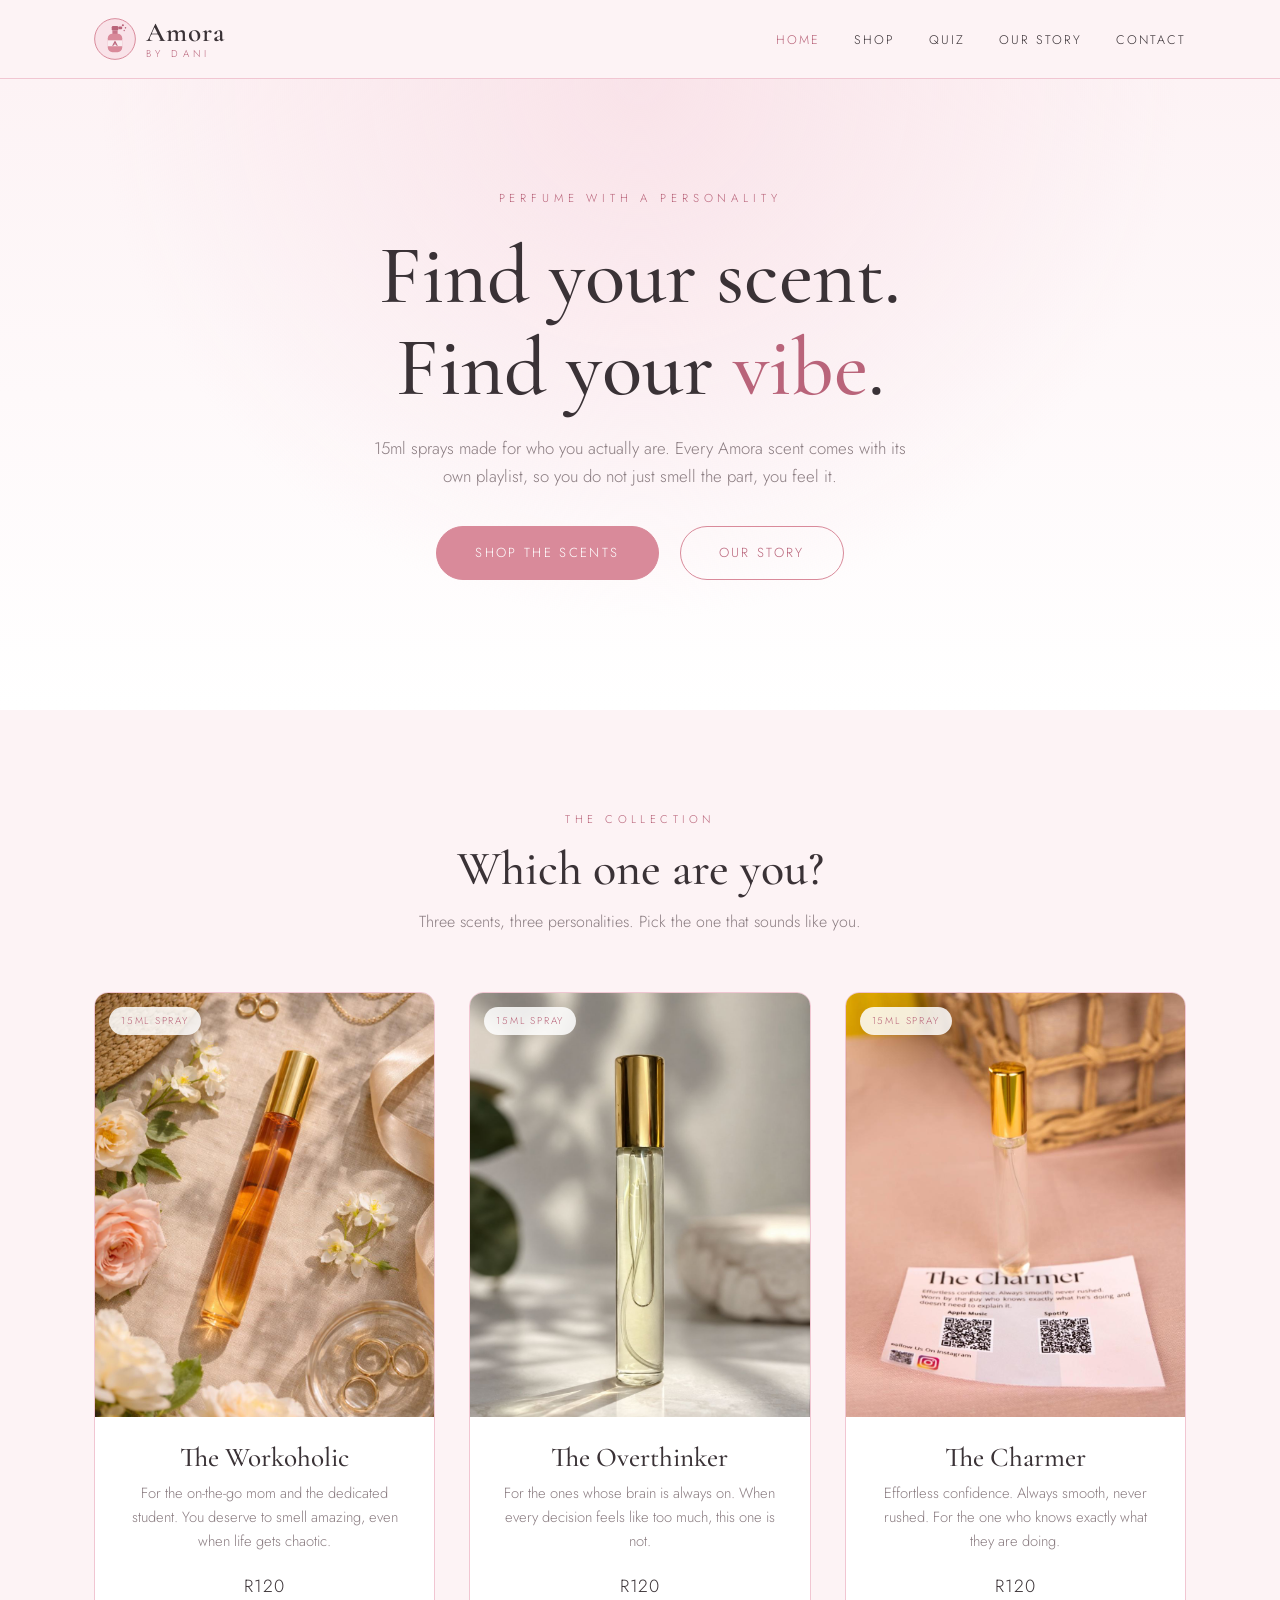
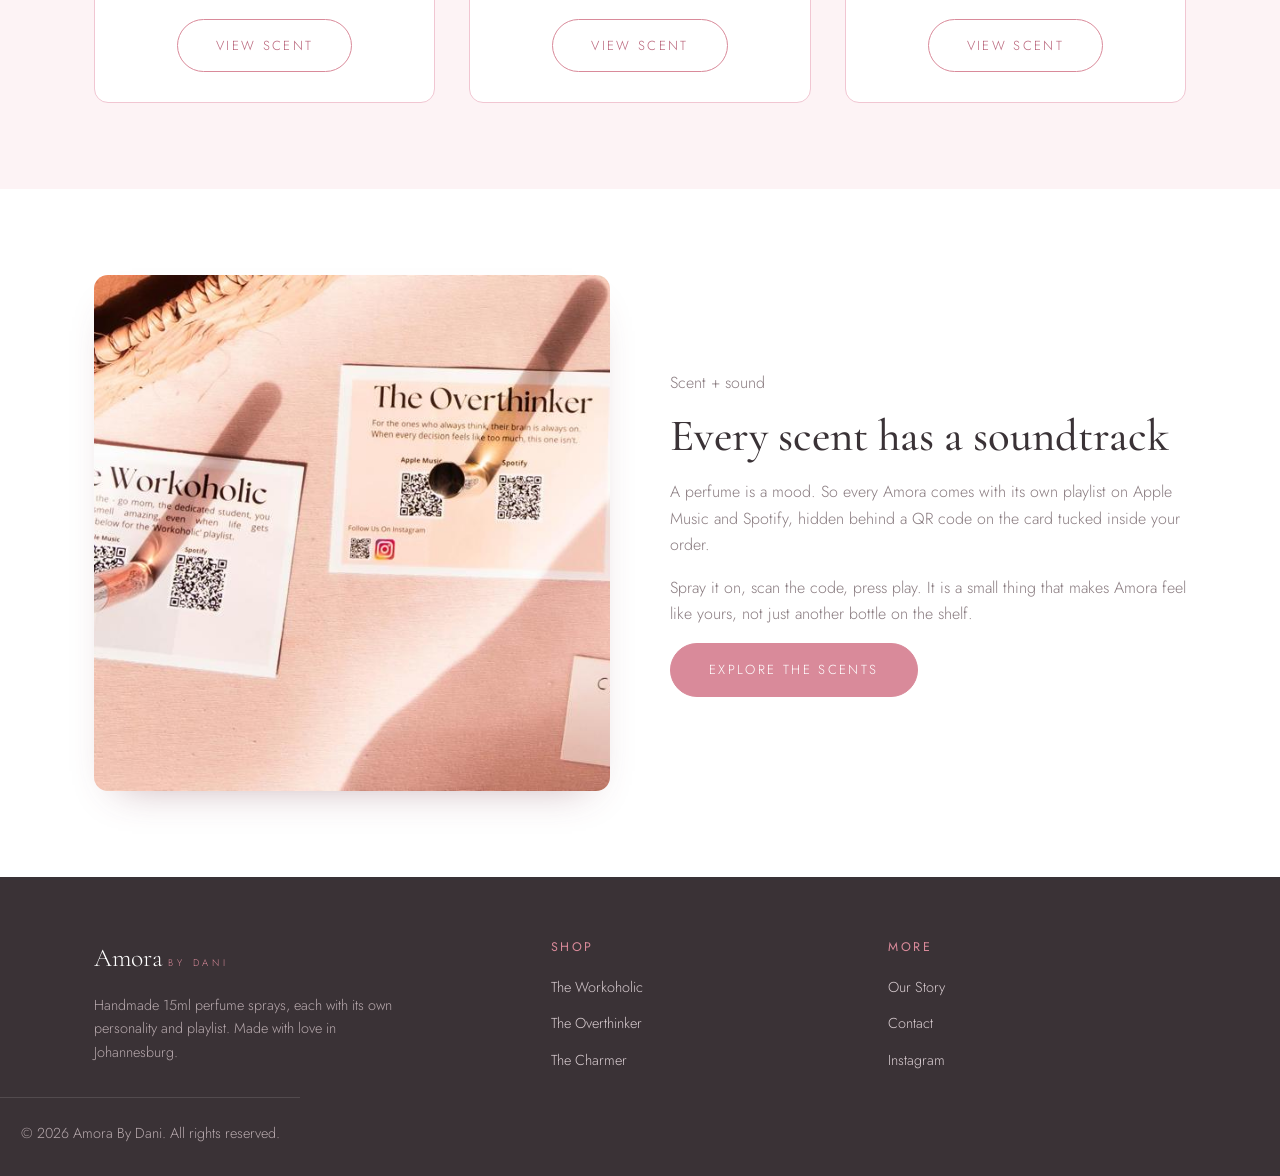
<file: index.html>
<!DOCTYPE html>
<html lang="en-ZA">
<head>
  <meta charset="UTF-8" />
  <meta name="viewport" content="width=device-width, initial-scale=1.0" />
  <title>Amora By Dani — scent with a soundtrack</title>
  <meta name="description" content="Amora By Dani. 15ml perfume sprays, each with its own personality and playlist. Made in Johannesburg." />
  <!-- Social sharing. Update the domain in these URLs once the site is live at its real address. -->
  <meta property="og:type" content="website" />
  <meta property="og:site_name" content="Amora By Dani" />
  <meta property="og:title" content="Amora By Dani: scent with a soundtrack" />
  <meta property="og:description" content="15ml perfume sprays, each with its own personality and playlist. Made with love in Johannesburg." />
  <meta property="og:url" content="https://daniellag-claude.github.io/amora-by-dani/" />
  <meta property="og:image" content="https://daniellag-claude.github.io/amora-by-dani/images/cards.jpg" />
  <meta name="twitter:card" content="summary_large_image" />
  <meta name="twitter:title" content="Amora By Dani: scent with a soundtrack" />
  <meta name="twitter:description" content="15ml perfume sprays, each with its own personality and playlist. Made with love in Johannesburg." />
  <meta name="twitter:image" content="https://daniellag-claude.github.io/amora-by-dani/images/cards.jpg" />
  <link rel="preconnect" href="https://fonts.googleapis.com" />
  <link rel="preconnect" href="https://fonts.gstatic.com" crossorigin />
  <link href="https://fonts.googleapis.com/css2?family=Cormorant+Garamond:wght@400;500;600&family=Jost:wght@300;400;500&display=swap" rel="stylesheet" />
  <link rel="icon" href="images/logo.svg" type="image/svg+xml" />
  <link rel="stylesheet" href="css/style.css" />
</head>
<body>

  <!-- ============ HEADER ============ -->
  <header class="site-header">
    <nav class="nav">
      <a href="index.html" class="brand">
        <img src="images/logo.svg" alt="Amora By Dani logo" class="brand-logo" />
        <span class="brand-text">
          <span class="name">Amora</span>
          <span class="sub">by Dani</span>
        </span>
      </a>
      <ul class="nav-links">
        <li><a href="index.html" class="active">Home</a></li>
        <li><a href="shop.html">Shop</a></li>
        <li><a href="quiz.html">Quiz</a></li>
        <li><a href="about.html">Our Story</a></li>
        <li><a href="contact.html">Contact</a></li>
      </ul>
      <button class="nav-toggle" aria-label="Menu">&#9776;</button>
    </nav>
  </header>

  <!-- ============ HERO ============ -->
  <section class="hero">
    <p class="eyebrow">Perfume with a personality</p>
    <h1>Find your scent.<br />Find your <span class="accent">vibe</span>.</h1>
    <p>15ml sprays made for who you actually are. Every Amora scent comes with its own playlist, so you do not just smell the part, you feel it.</p>
    <a href="shop.html" class="btn">Shop the scents</a>
    <a href="about.html" class="btn btn-ghost">Our story</a>
  </section>

  <!-- ============ FEATURED SCENTS ============ -->
  <section class="section">
    <div class="container">
      <div class="section-head">
        <p class="eyebrow">The collection</p>
        <h2>Which one are you?</h2>
        <p>Three scents, three personalities. Pick the one that sounds like you.</p>
      </div>

      <div class="grid">

        <article class="card">
          <div class="photo" style="background-image: url('images/workoholic.jpg');">
            <span class="tag">15ml spray</span>
          </div>
          <div class="card-body">
            <h3>The Workoholic</h3>
            <p class="desc">For the on-the-go mom and the dedicated student. You deserve to smell amazing, even when life gets chaotic.</p>
            <p class="price">R120</p>
            <a href="workoholic.html" class="btn btn-ghost">View scent</a>
          </div>
        </article>

        <article class="card">
          <div class="photo" style="background-image: url('images/overthinker.jpg');">
            <span class="tag">15ml spray</span>
          </div>
          <div class="card-body">
            <h3>The Overthinker</h3>
            <p class="desc">For the ones whose brain is always on. When every decision feels like too much, this one is not.</p>
            <p class="price">R120</p>
            <a href="overthinker.html" class="btn btn-ghost">View scent</a>
          </div>
        </article>

        <article class="card">
          <div class="photo" style="background-image: url('images/charmer.jpg');">
            <span class="tag">15ml spray</span>
          </div>
          <div class="card-body">
            <h3>The Charmer</h3>
            <p class="desc">Effortless confidence. Always smooth, never rushed. For the one who knows exactly what they are doing.</p>
            <p class="price">R120</p>
            <a href="charmer.html" class="btn btn-ghost">View scent</a>
          </div>
        </article>

      </div>
    </div>
  </section>

  <!-- ============ THE HOOK ============ -->
  <section class="section tint">
    <div class="container">
      <div class="split">
        <div class="visual" style="background-image: url('images/cards.jpg'); background-size: cover; background-position: center;"></div>
        <div>
          <p class="eyebrow accent">Scent + sound</p>
          <h2>Every scent has a soundtrack</h2>
          <p>A perfume is a mood. So every Amora comes with its own playlist on Apple Music and Spotify, hidden behind a QR code on the card tucked inside your order.</p>
          <p>Spray it on, scan the code, press play. It is a small thing that makes Amora feel like yours, not just another bottle on the shelf.</p>
          <a href="shop.html" class="btn">Explore the scents</a>
        </div>
      </div>
    </div>
  </section>

  <!-- ============ FOOTER ============ -->
  <footer class="site-footer">
    <div class="container footer-grid">
      <div>
        <span class="name">Amora</span>
        <span class="sub">by Dani</span>
        <p>Handmade 15ml perfume sprays, each with its own personality and playlist. Made with love in Johannesburg.</p>
      </div>
      <div>
        <h4>Shop</h4>
        <ul>
          <li><a href="workoholic.html">The Workoholic</a></li>
          <li><a href="overthinker.html">The Overthinker</a></li>
          <li><a href="charmer.html">The Charmer</a></li>
        </ul>
      </div>
      <div>
        <h4>More</h4>
        <ul>
          <li><a href="about.html">Our Story</a></li>
          <li><a href="contact.html">Contact</a></li>
          <li><a href="https://instagram.com/amora.by.dani" target="_blank" rel="noopener">Instagram</a></li>
        </ul>
      </div>
    </div>
    <p class="footer-bottom">&copy; 2026 Amora By Dani. All rights reserved.</p>
  </footer>

  <script src="js/main.js"></script>
</body>
</html>
</file>
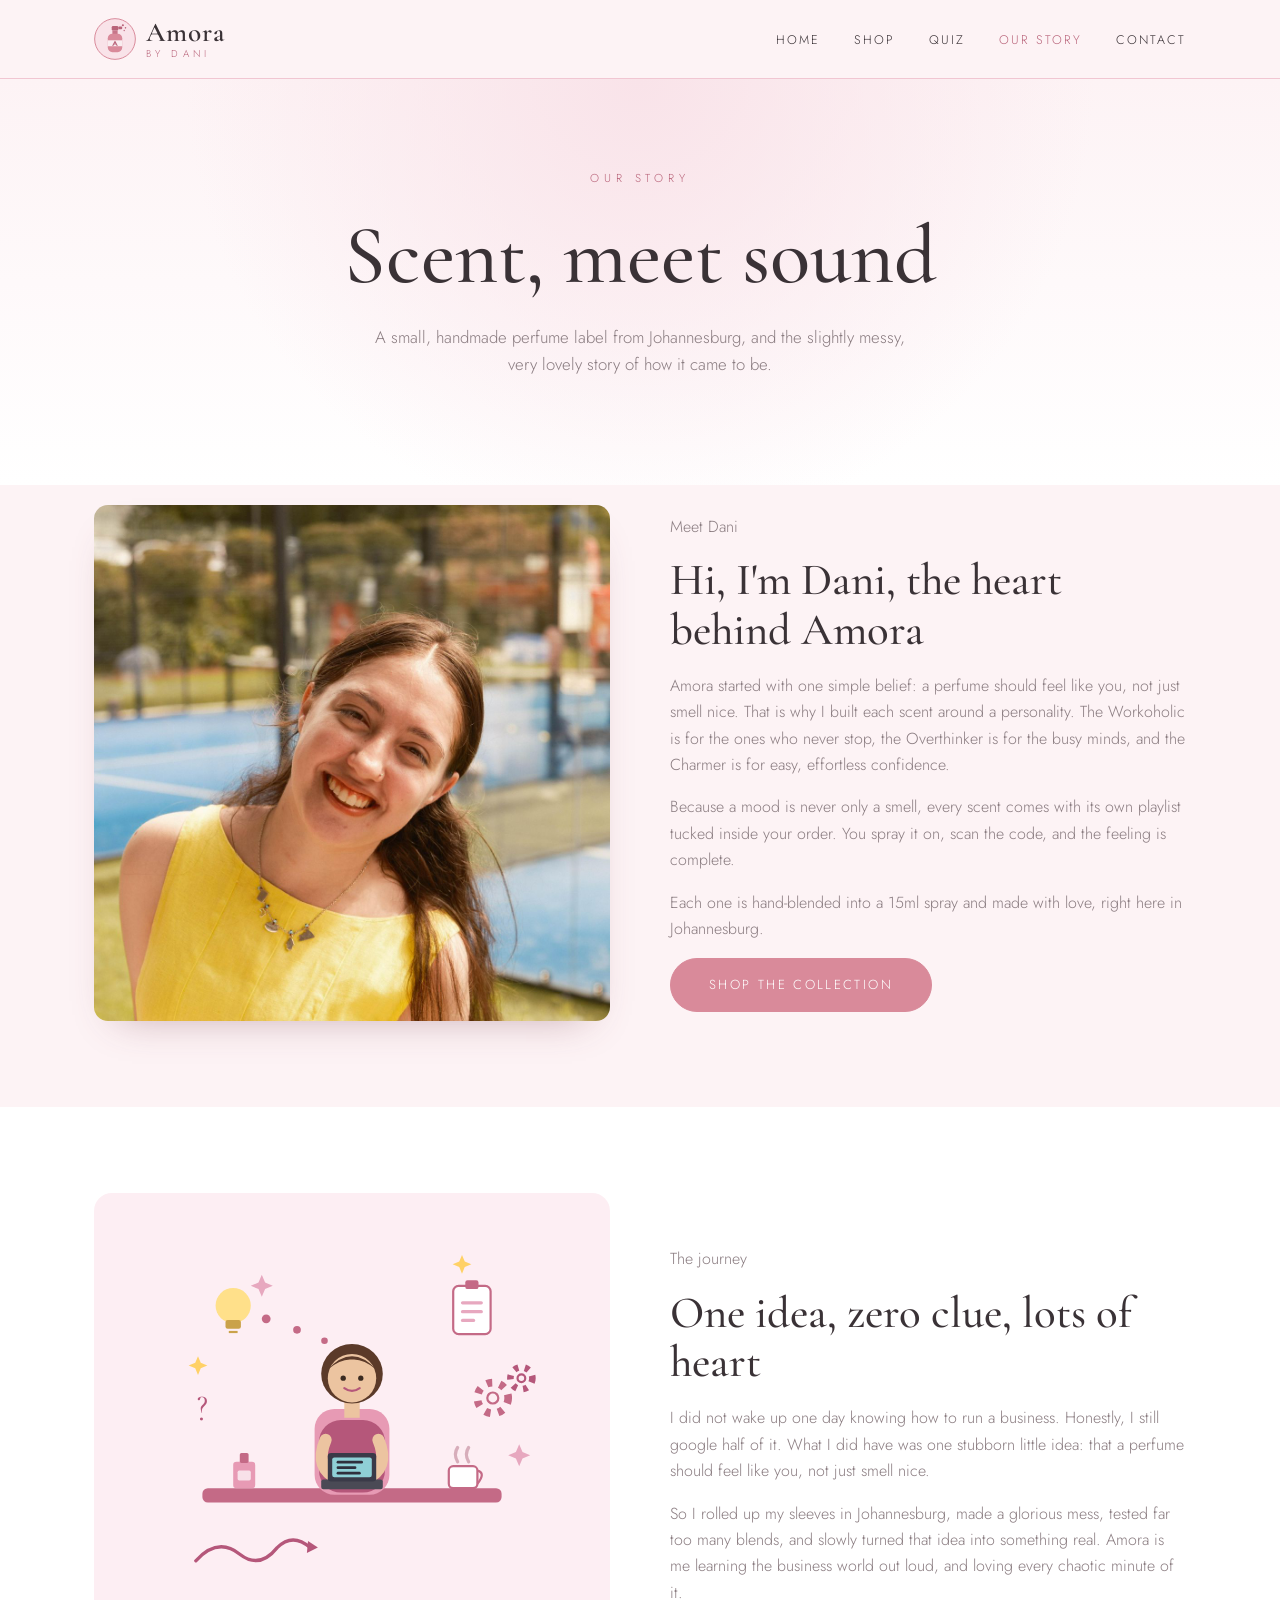
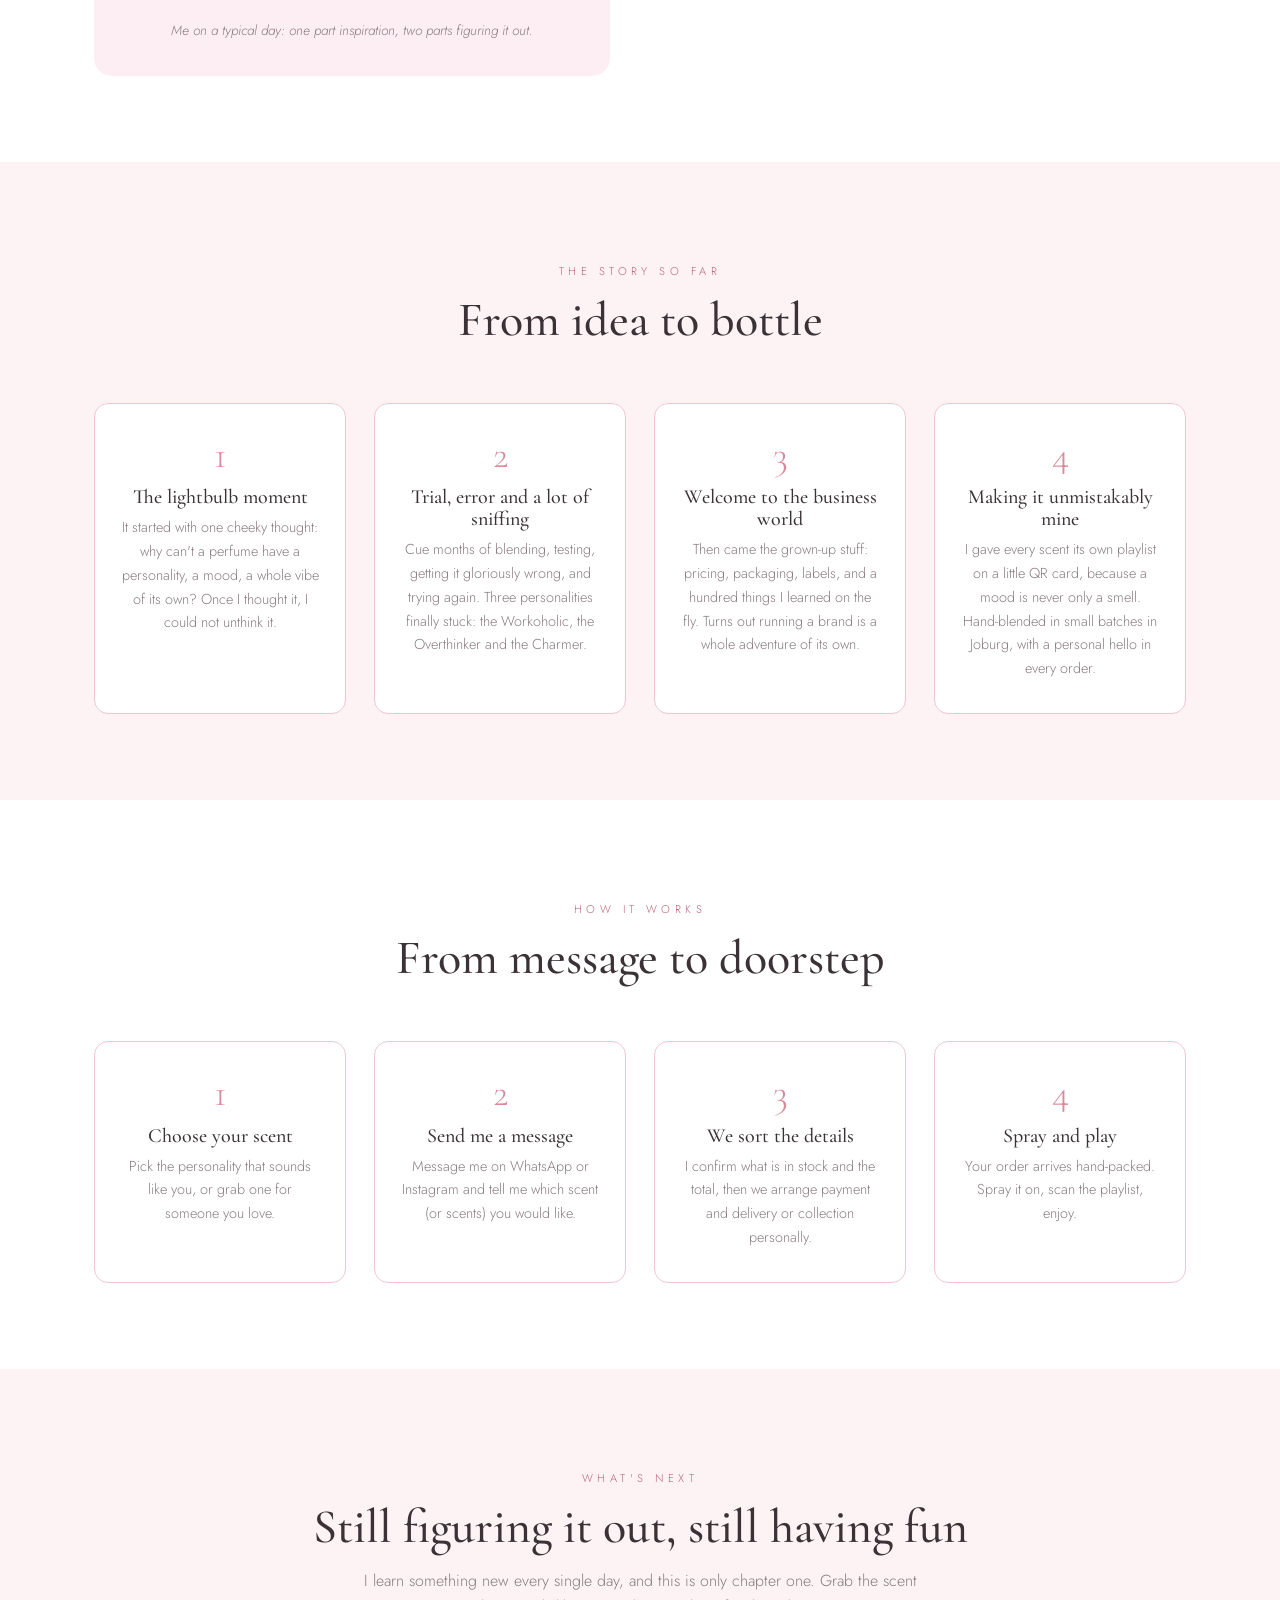
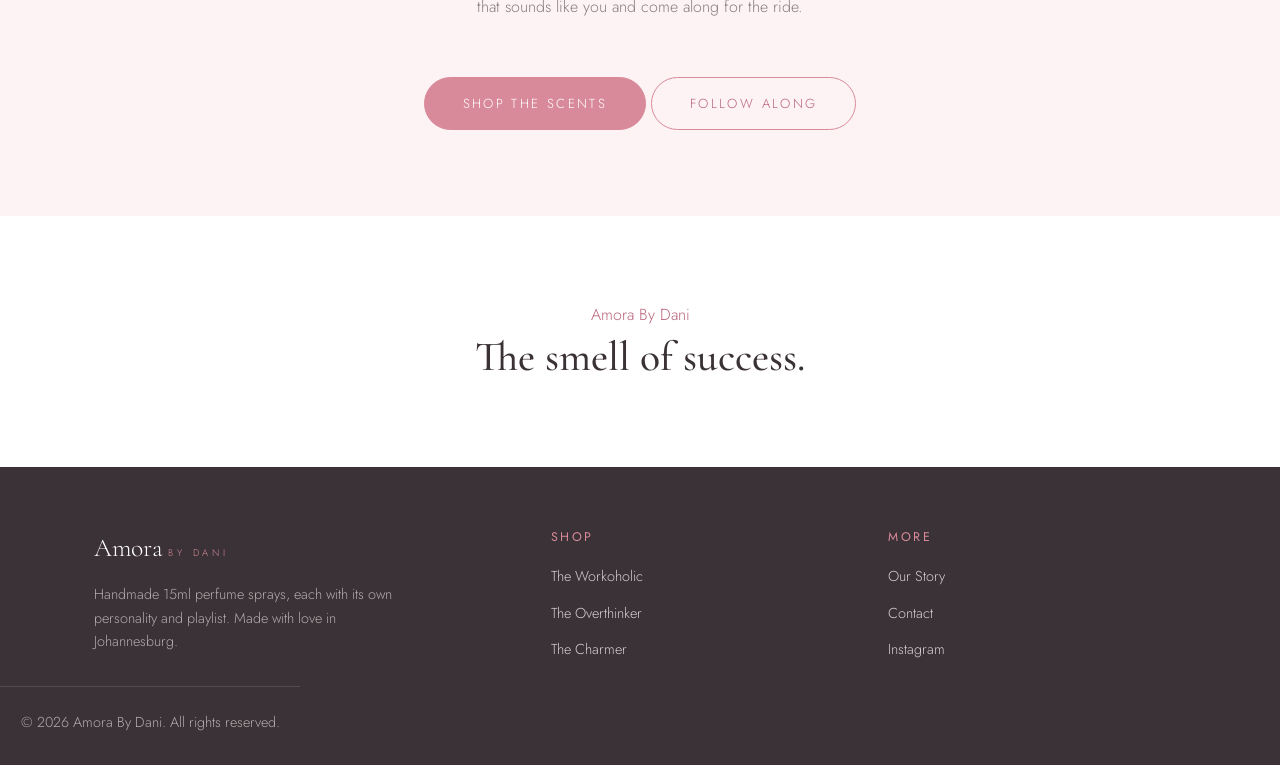
<file: about.html>
<!DOCTYPE html>
<html lang="en-ZA">
<head>
  <meta charset="UTF-8" />
  <meta name="viewport" content="width=device-width, initial-scale=1.0" />
  <title>Our Story — Amora By Dani</title>
  <meta name="description" content="The story and journey behind Amora By Dani. Scent paired with sound, handmade in Johannesburg." />
  <!-- Social sharing. Update the domain in these URLs once the site is live at its real address. -->
  <meta property="og:type" content="website" />
  <meta property="og:site_name" content="Amora By Dani" />
  <meta property="og:title" content="Our Story: Amora By Dani" />
  <meta property="og:description" content="The story and journey behind Amora By Dani. Scent paired with sound, handmade in Johannesburg." />
  <meta property="og:url" content="https://daniellag-claude.github.io/amora-by-dani/about.html" />
  <meta property="og:image" content="https://daniellag-claude.github.io/amora-by-dani/images/dani.jpg" />
  <meta name="twitter:card" content="summary_large_image" />
  <meta name="twitter:title" content="Our Story: Amora By Dani" />
  <meta name="twitter:description" content="The story and journey behind Amora By Dani. Scent paired with sound, handmade in Johannesburg." />
  <meta name="twitter:image" content="https://daniellag-claude.github.io/amora-by-dani/images/dani.jpg" />
  <link rel="preconnect" href="https://fonts.googleapis.com" />
  <link rel="preconnect" href="https://fonts.gstatic.com" crossorigin />
  <link href="https://fonts.googleapis.com/css2?family=Cormorant+Garamond:wght@400;500;600&family=Jost:wght@300;400;500&display=swap" rel="stylesheet" />
  <link rel="icon" href="images/logo.svg" type="image/svg+xml" />
  <link rel="stylesheet" href="css/style.css" />
  <style>
    .journey-anim{background:#fdeef3;border-radius:18px;min-height:340px;display:flex;flex-direction:column;align-items:center;justify-content:center;gap:12px;padding:18px;}
    .journey-anim svg{width:100%;height:auto;max-width:440px;}
    .anim-cap{font-size:.86rem;color:#9c6a7c;text-align:center;font-style:italic;margin:0;}
    .float-1{animation:bob 3s ease-in-out infinite;}
    .float-2{animation:bob 3.6s ease-in-out infinite .4s;}
    .float-3{animation:bob 4.2s ease-in-out infinite .8s;}
    .gear{animation:spin 6s linear infinite;transform-box:fill-box;transform-origin:center;}
    .gear2{animation:spinrev 5s linear infinite;transform-box:fill-box;transform-origin:center;}
    .bulb{animation:glow 2.4s ease-in-out infinite;transform-box:fill-box;transform-origin:center;}
    .steam{animation:steam 2.8s ease-in-out infinite;}
    .steam.s2{animation-delay:1s;}
    .head{animation:tilt 4s ease-in-out infinite;transform-box:fill-box;transform-origin:50% 90%;}
    .arm-tap{animation:tap 1.5s ease-in-out infinite;transform-box:fill-box;transform-origin:80% 8%;}
    .spark{animation:twinkle 2.2s ease-in-out infinite;transform-box:fill-box;transform-origin:center;}
    .spark.d1{animation-delay:.5s;}.spark.d2{animation-delay:1s;}.spark.d3{animation-delay:1.5s;}
    .dot{animation:pulse 1.8s ease-in-out infinite;transform-box:fill-box;transform-origin:center;}
    .dot.b{animation-delay:.3s;}.dot.c{animation-delay:.6s;}
    .bar{animation:bars 1.4s ease-in-out infinite;}
    .bar.b2{animation-delay:.35s;}.bar.b3{animation-delay:.7s;}
    .squiggle{stroke-dasharray:130;animation:draw 3.6s ease-in-out infinite;}
    @keyframes bob{0%,100%{transform:translateY(0)}50%{transform:translateY(-9px)}}
    @keyframes spin{to{transform:rotate(360deg)}}
    @keyframes spinrev{to{transform:rotate(-360deg)}}
    @keyframes glow{0%,100%{opacity:.4}50%{opacity:1}}
    @keyframes steam{0%{opacity:0;transform:translateY(2px)}35%{opacity:.7}100%{opacity:0;transform:translateY(-14px)}}
    @keyframes tilt{0%,100%{transform:rotate(0)}50%{transform:rotate(-5deg)}}
    @keyframes tap{0%,100%{transform:rotate(0)}50%{transform:rotate(8deg)}}
    @keyframes twinkle{0%,100%{opacity:.2;transform:scale(.5)}50%{opacity:1;transform:scale(1)}}
    @keyframes pulse{0%,100%{opacity:.2;transform:scale(.6)}50%{opacity:1;transform:scale(1)}}
    @keyframes bars{0%,100%{opacity:.35}50%{opacity:1}}
    @keyframes draw{0%{stroke-dashoffset:130}45%,55%{stroke-dashoffset:0}100%{stroke-dashoffset:-130}}
    @media (prefers-reduced-motion:reduce){.journey-anim *{animation:none!important}}
  </style>
</head>
<body>

  <header class="site-header">
    <nav class="nav">
      <a href="index.html" class="brand">
        <img src="images/logo.svg" alt="Amora By Dani logo" class="brand-logo" />
        <span class="brand-text">
          <span class="name">Amora</span>
          <span class="sub">by Dani</span>
        </span>
      </a>
      <ul class="nav-links">
        <li><a href="index.html">Home</a></li>
        <li><a href="shop.html">Shop</a></li>
        <li><a href="quiz.html">Quiz</a></li>
        <li><a href="about.html" class="active">Our Story</a></li>
        <li><a href="contact.html">Contact</a></li>
      </ul>
      <button class="nav-toggle" aria-label="Menu">&#9776;</button>
    </nav>
  </header>

  <section class="hero" style="padding: 90px 24px 70px;">
    <p class="eyebrow">Our story</p>
    <h1>Scent, meet sound</h1>
    <p>A small, handmade perfume label from Johannesburg, and the slightly messy, very lovely story of how it came to be.</p>
  </section>

  <!-- Meet Dani -->
  <section class="section" style="padding-top: 20px;">
    <div class="container">
      <div class="split">
        <div class="visual" style="background-image: url('images/dani.jpg'); background-size: cover; background-position: center top;"></div>
        <div>
          <p class="eyebrow accent">Meet Dani</p>
          <h2>Hi, I'm Dani, the heart behind Amora</h2>
          <p>Amora started with one simple belief: a perfume should feel like you, not just smell nice. That is why I built each scent around a personality. The Workoholic is for the ones who never stop, the Overthinker is for the busy minds, and the Charmer is for easy, effortless confidence.</p>
          <p>Because a mood is never only a smell, every scent comes with its own playlist tucked inside your order. You spray it on, scan the code, and the feeling is complete.</p>
          <p>Each one is hand-blended into a 15ml spray and made with love, right here in Johannesburg.</p>
          <a href="shop.html" class="btn">Shop the collection</a>
        </div>
      </div>
    </div>
  </section>

  <!-- The journey: figuring it out -->
  <section class="section tint">
    <div class="container">
      <div class="split">
        <div class="journey-anim" role="img" aria-label="An animated illustration of Dani working, planning and figuring out the business">
          <svg viewBox="0 0 400 360" xmlns="http://www.w3.org/2000/svg">
            <!-- twinkling sparkles -->
            <g class="spark" fill="#e7a8bf"><path d="M118 58 l3 7 7 3 -7 3 -3 7 -3 -7 -7 -3 7 -3z"/></g>
            <g class="spark d1" fill="#ffd166"><path d="M60 132 l2.5 6 6 2.5 -6 2.5 -2.5 6 -2.5 -6 -6 -2.5 6 -2.5z"/></g>
            <g class="spark d2" fill="#e7a8bf"><path d="M352 212 l3 7 7 3 -7 3 -3 7 -3 -7 -7 -3 7 -3z"/></g>
            <g class="spark d3" fill="#ffd166"><path d="M300 40 l2.5 6 6 2.5 -6 2.5 -2.5 6 -2.5 -6 -6 -2.5 6 -2.5z"/></g>

            <!-- thought trail from head up to the idea -->
            <circle class="dot a" cx="175" cy="118" r="3" fill="#c46a86"/>
            <circle class="dot b" cx="150" cy="108" r="3.5" fill="#c46a86"/>
            <circle class="dot c" cx="122" cy="98" r="4" fill="#c46a86"/>

            <!-- floating idea: lightbulb -->
            <g class="float-1">
              <circle class="bulb" cx="92" cy="86" r="16" fill="#ffe08a"/>
              <rect x="85" y="99" width="14" height="8" rx="2" fill="#caa24a"/>
              <line x1="88" y1="110" x2="96" y2="110" stroke="#caa24a" stroke-width="2"/>
            </g>

            <!-- floating planning: clipboard -->
            <g class="float-2">
              <rect x="292" y="68" width="34" height="44" rx="5" fill="#ffffff" stroke="#c46a86" stroke-width="2"/>
              <rect x="303" y="63" width="12" height="8" rx="2" fill="#c46a86"/>
              <rect x="299" y="82" width="20" height="3" rx="1.5" fill="#e7a8bf"/>
              <rect x="299" y="90" width="20" height="3" rx="1.5" fill="#e7a8bf"/>
              <rect x="299" y="98" width="13" height="3" rx="1.5" fill="#e7a8bf"/>
            </g>

            <!-- floating figuring-it-out: interlocking gears -->
            <g class="float-3">
              <g class="gear">
                <circle cx="328" cy="170" r="14" fill="none" stroke="#c46a86" stroke-width="7" stroke-dasharray="5 7"/>
                <circle cx="328" cy="170" r="5" fill="#fdeef3" stroke="#c46a86" stroke-width="2"/>
              </g>
              <g class="gear2">
                <circle cx="354" cy="152" r="10" fill="none" stroke="#b5577a" stroke-width="6" stroke-dasharray="4 6"/>
                <circle cx="354" cy="152" r="3.5" fill="#fdeef3" stroke="#b5577a" stroke-width="2"/>
              </g>
            </g>

            <!-- floating question mark -->
            <text class="float-2" x="58" y="190" font-family="'Cormorant Garamond', serif" font-size="34" fill="#b5577a">?</text>

            <!-- 'finding the way' squiggle that keeps drawing itself -->
            <path class="squiggle" d="M58 318 q20 -22 40 -6 q18 14 34 -6 q14 -14 30 0" fill="none" stroke="#b5577a" stroke-width="3" stroke-linecap="round"/>
            <path d="M160 300 l9 6 -10 5z" fill="#b5577a"/>

            <!-- desk -->
            <rect x="64" y="252" width="272" height="13" rx="5" fill="#c46a86"/>
            <!-- chair back -->
            <rect x="166" y="180" width="68" height="78" rx="18" fill="#e79ab4"/>
            <!-- torso -->
            <rect x="170" y="190" width="60" height="66" rx="20" fill="#b5577a"/>
            <!-- left arm -->
            <path d="M176,208 Q165,234 188,244" fill="none" stroke="#ecc4a0" stroke-width="11" stroke-linecap="round"/>
            <!-- right arm (taps the desk) -->
            <g class="arm-tap">
              <path d="M224,208 Q235,234 212,244" fill="none" stroke="#ecc4a0" stroke-width="11" stroke-linecap="round"/>
            </g>
            <!-- neck -->
            <rect x="193" y="170" width="14" height="18" fill="#ecc4a0"/>
            <!-- head -->
            <g class="head">
              <ellipse cx="200" cy="148" rx="28" ry="27" fill="#5b3a29"/>
              <circle cx="200" cy="152" r="22" fill="#ecc4a0"/>
              <path d="M178,144 Q200,120 222,144 Q210,134 200,135 Q190,134 178,144 Z" fill="#5b3a29"/>
              <circle cx="192" cy="152" r="2.4" fill="#3a2a20"/>
              <circle cx="208" cy="152" r="2.4" fill="#3a2a20"/>
              <path d="M193,161 Q200,166 207,161" fill="none" stroke="#b5577a" stroke-width="2" stroke-linecap="round"/>
            </g>
            <!-- perfume bottle on the desk -->
            <rect x="92" y="228" width="20" height="24" rx="3" fill="#e79ab4"/>
            <rect x="98" y="220" width="8" height="9" rx="1.5" fill="#c46a86"/>
            <rect x="96" y="236" width="12" height="9" rx="1.5" fill="#ffffff" opacity=".7"/>
            <!-- laptop with 'typing' screen -->
            <rect x="172" y="244" width="56" height="9" rx="2" fill="#4a4a55"/>
            <rect x="178" y="220" width="44" height="26" rx="3" fill="#3a3a48"/>
            <rect x="182" y="224" width="36" height="18" rx="2" fill="#8fd0d6"/>
            <rect class="bar" x="186" y="227" width="24" height="2.6" rx="1.3" fill="#2f2f3c"/>
            <rect class="bar b2" x="186" y="232" width="18" height="2.6" rx="1.3" fill="#2f2f3c"/>
            <rect class="bar b3" x="186" y="237" width="22" height="2.6" rx="1.3" fill="#2f2f3c"/>
            <!-- mug + steam -->
            <rect x="288" y="232" width="26" height="20" rx="4" fill="#ffffff" stroke="#c46a86" stroke-width="2"/>
            <path d="M314,236 q8,2 0,12" fill="none" stroke="#c46a86" stroke-width="2"/>
            <path class="steam" d="M296,228 q-4,-7 0,-13" fill="none" stroke="#d7adba" stroke-width="3" stroke-linecap="round"/>
            <path class="steam s2" d="M306,228 q-4,-7 0,-13" fill="none" stroke="#d7adba" stroke-width="3" stroke-linecap="round"/>
          </svg>
          <p class="anim-cap">Me on a typical day: one part inspiration, two parts figuring it out.</p>
        </div>
        <div>
          <p class="eyebrow accent">The journey</p>
          <h2>One idea, zero clue, lots of heart</h2>
          <p>I did not wake up one day knowing how to run a business. Honestly, I still google half of it. What I did have was one stubborn little idea: that a perfume should feel like you, not just smell nice.</p>
          <p>So I rolled up my sleeves in Johannesburg, made a glorious mess, tested far too many blends, and slowly turned that idea into something real. Amora is me learning the business world out loud, and loving every chaotic minute of it.</p>
        </div>
      </div>
    </div>
  </section>

  <!-- Timeline -->
  <section class="section">
    <div class="container">
      <div class="section-head">
        <p class="eyebrow">The story so far</p>
        <h2>From idea to bottle</h2>
      </div>
      <div class="steps">
        <div class="step">
          <div class="num">1</div>
          <h3>The lightbulb moment</h3>
          <p>It started with one cheeky thought: why can't a perfume have a personality, a mood, a whole vibe of its own? Once I thought it, I could not unthink it.</p>
        </div>
        <div class="step">
          <div class="num">2</div>
          <h3>Trial, error and a lot of sniffing</h3>
          <p>Cue months of blending, testing, getting it gloriously wrong, and trying again. Three personalities finally stuck: the Workoholic, the Overthinker and the Charmer.</p>
        </div>
        <div class="step">
          <div class="num">3</div>
          <h3>Welcome to the business world</h3>
          <p>Then came the grown-up stuff: pricing, packaging, labels, and a hundred things I learned on the fly. Turns out running a brand is a whole adventure of its own.</p>
        </div>
        <div class="step">
          <div class="num">4</div>
          <h3>Making it unmistakably mine</h3>
          <p>I gave every scent its own playlist on a little QR card, because a mood is never only a smell. Hand-blended in small batches in Joburg, with a personal hello in every order.</p>
        </div>
      </div>
    </div>
  </section>

  <!-- How to order -->
  <section class="section tint">
    <div class="container">
      <div class="section-head">
        <p class="eyebrow">How it works</p>
        <h2>From message to doorstep</h2>
      </div>
      <div class="steps">
        <div class="step">
          <div class="num">1</div>
          <h3>Choose your scent</h3>
          <p>Pick the personality that sounds like you, or grab one for someone you love.</p>
        </div>
        <div class="step">
          <div class="num">2</div>
          <h3>Send me a message</h3>
          <p>Message me on WhatsApp or Instagram and tell me which scent (or scents) you would like.</p>
        </div>
        <div class="step">
          <div class="num">3</div>
          <h3>We sort the details</h3>
          <p>I confirm what is in stock and the total, then we arrange payment and delivery or collection personally.</p>
        </div>
        <div class="step">
          <div class="num">4</div>
          <h3>Spray and play</h3>
          <p>Your order arrives hand-packed. Spray it on, scan the playlist, enjoy.</p>
        </div>
      </div>
    </div>
  </section>

  <!-- What's next -->
  <section class="section">
    <div class="container">
      <div class="section-head">
        <p class="eyebrow accent">What's next</p>
        <h2>Still figuring it out, still having fun</h2>
        <p>I learn something new every single day, and this is only chapter one. Grab the scent that sounds like you and come along for the ride.</p>
      </div>
      <div style="text-align:center;">
        <a href="shop.html" class="btn">Shop the scents</a>
        <a href="https://instagram.com/amora.by.dani" class="btn btn-ghost" target="_blank" rel="noopener">Follow along</a>
      </div>
    </div>
  </section>

  <!-- Tagline -->
  <section class="section tint">
    <div class="container">
      <p class="eyebrow accent" style="text-align:center;">Amora By Dani</p>
      <h2 style="text-align:center; font-size:2.6rem; margin-top:6px;">The smell of success.</h2>
    </div>
  </section>

  <footer class="site-footer">
    <div class="container footer-grid">
      <div>
        <span class="name">Amora</span>
        <span class="sub">by Dani</span>
        <p>Handmade 15ml perfume sprays, each with its own personality and playlist. Made with love in Johannesburg.</p>
      </div>
      <div>
        <h4>Shop</h4>
        <ul>
          <li><a href="workoholic.html">The Workoholic</a></li>
          <li><a href="overthinker.html">The Overthinker</a></li>
          <li><a href="charmer.html">The Charmer</a></li>
        </ul>
      </div>
      <div>
        <h4>More</h4>
        <ul>
          <li><a href="about.html">Our Story</a></li>
          <li><a href="contact.html">Contact</a></li>
          <li><a href="https://instagram.com/amora.by.dani" target="_blank" rel="noopener">Instagram</a></li>
        </ul>
      </div>
    </div>
    <p class="footer-bottom">&copy; 2026 Amora By Dani. All rights reserved.</p>
  </footer>

  <script src="js/main.js"></script>
</body>
</html>
</file>
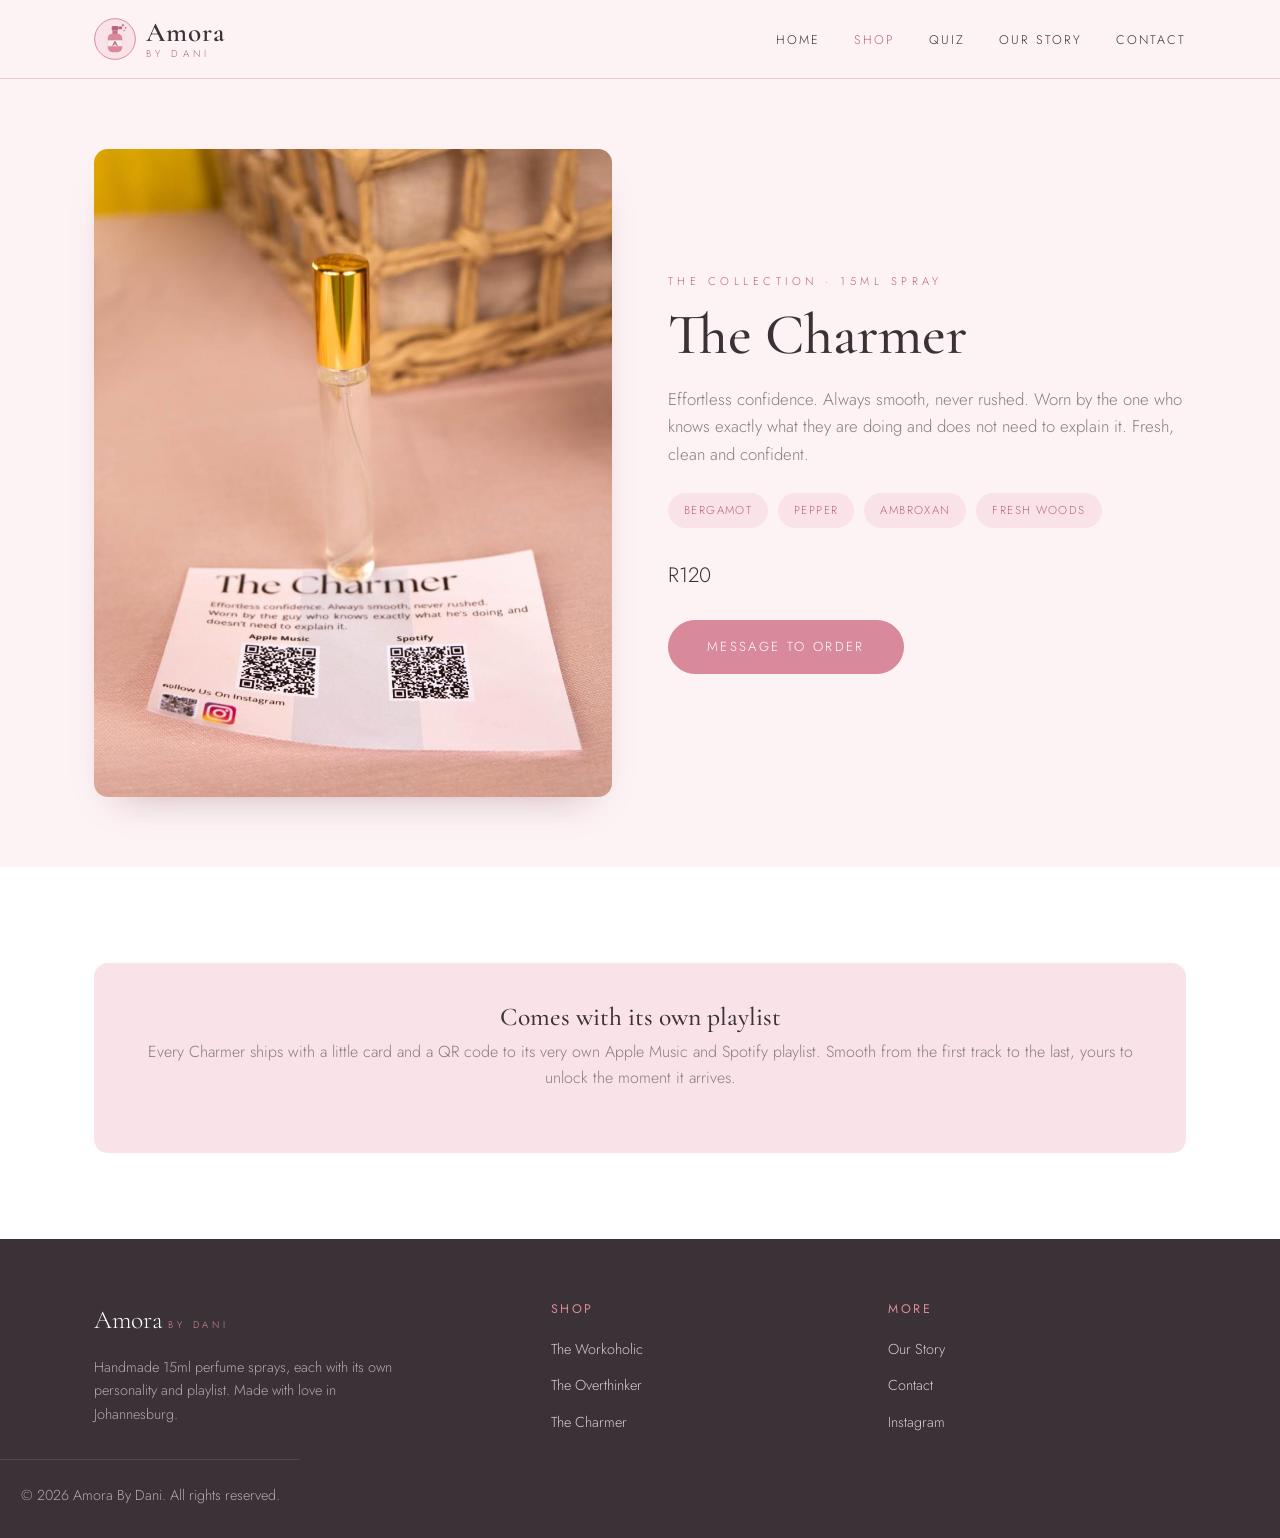
<file: charmer.html>
<!DOCTYPE html>
<html lang="en-ZA">
<head>
  <meta charset="UTF-8" />
  <meta name="viewport" content="width=device-width, initial-scale=1.0" />
  <title>The Charmer — Amora By Dani</title>
  <meta name="description" content="The Charmer by Amora. A fresh, clean and confident 15ml spray for the one who is always smooth, never rushed." />
  <!-- Social sharing. Update the domain in these URLs once the site is live at its real address. -->
  <meta property="og:type" content="website" />
  <meta property="og:site_name" content="Amora By Dani" />
  <meta property="og:title" content="The Charmer by Amora" />
  <meta property="og:description" content="Fresh, clean and confident. A 15ml spray with its own playlist." />
  <meta property="og:url" content="https://daniellag-claude.github.io/amora-by-dani/charmer.html" />
  <meta property="og:image" content="https://daniellag-claude.github.io/amora-by-dani/images/charmer.jpg" />
  <meta name="twitter:card" content="summary_large_image" />
  <meta name="twitter:title" content="The Charmer by Amora" />
  <meta name="twitter:description" content="Fresh, clean and confident. A 15ml spray with its own playlist." />
  <meta name="twitter:image" content="https://daniellag-claude.github.io/amora-by-dani/images/charmer.jpg" />
  <link rel="preconnect" href="https://fonts.googleapis.com" />
  <link rel="preconnect" href="https://fonts.gstatic.com" crossorigin />
  <link href="https://fonts.googleapis.com/css2?family=Cormorant+Garamond:wght@400;500;600&family=Jost:wght@300;400;500&display=swap" rel="stylesheet" />
  <link rel="icon" href="images/logo.svg" type="image/svg+xml" />
  <link rel="stylesheet" href="css/style.css" />
</head>
<body>

  <header class="site-header">
    <nav class="nav">
      <a href="index.html" class="brand">
        <img src="images/logo.svg" alt="Amora By Dani logo" class="brand-logo" />
        <span class="brand-text">
          <span class="name">Amora</span>
          <span class="sub">by Dani</span>
        </span>
      </a>
      <ul class="nav-links">
        <li><a href="index.html">Home</a></li>
        <li><a href="shop.html" class="active">Shop</a></li>
        <li><a href="quiz.html">Quiz</a></li>
        <li><a href="about.html">Our Story</a></li>
        <li><a href="contact.html">Contact</a></li>
      </ul>
      <button class="nav-toggle" aria-label="Menu">&#9776;</button>
    </nav>
  </header>

  <div class="container">
    <div class="scent-hero">
      <div class="visual" style="background-image: url('images/charmer.jpg'); background-size:cover; background-position:center;"></div>
      <div>
        <p class="eyebrow">The collection &middot; 15ml spray</p>
        <h1>The Charmer</h1>
        <p class="lede">Effortless confidence. Always smooth, never rushed. Worn by the one who knows exactly what they are doing and does not need to explain it. Fresh, clean and confident.</p>
        <div class="notes">
          <span>Bergamot</span>
          <span>Pepper</span>
          <span>Ambroxan</span>
          <span>Fresh woods</span>
        </div>
        <p class="price">R120</p>
        <a href="https://instagram.com/amora.by.dani" class="btn" target="_blank" rel="noopener">Message to order</a>
      </div>
    </div>
  </div>

  <section class="section tint">
    <div class="container">
      <div class="playlist">
        <h3>Comes with its own playlist</h3>
        <p>Every Charmer ships with a little card and a QR code to its very own Apple Music and Spotify playlist. Smooth from the first track to the last, yours to unlock the moment it arrives.</p>
      </div>
    </div>
  </section>

  <footer class="site-footer">
    <div class="container footer-grid">
      <div>
        <span class="name">Amora</span>
        <span class="sub">by Dani</span>
        <p>Handmade 15ml perfume sprays, each with its own personality and playlist. Made with love in Johannesburg.</p>
      </div>
      <div>
        <h4>Shop</h4>
        <ul>
          <li><a href="workoholic.html">The Workoholic</a></li>
          <li><a href="overthinker.html">The Overthinker</a></li>
          <li><a href="charmer.html">The Charmer</a></li>
        </ul>
      </div>
      <div>
        <h4>More</h4>
        <ul>
          <li><a href="about.html">Our Story</a></li>
          <li><a href="contact.html">Contact</a></li>
          <li><a href="https://instagram.com/amora.by.dani" target="_blank" rel="noopener">Instagram</a></li>
        </ul>
      </div>
    </div>
    <p class="footer-bottom">&copy; 2026 Amora By Dani. All rights reserved.</p>
  </footer>

  <script src="js/main.js"></script>
</body>
</html>
</file>
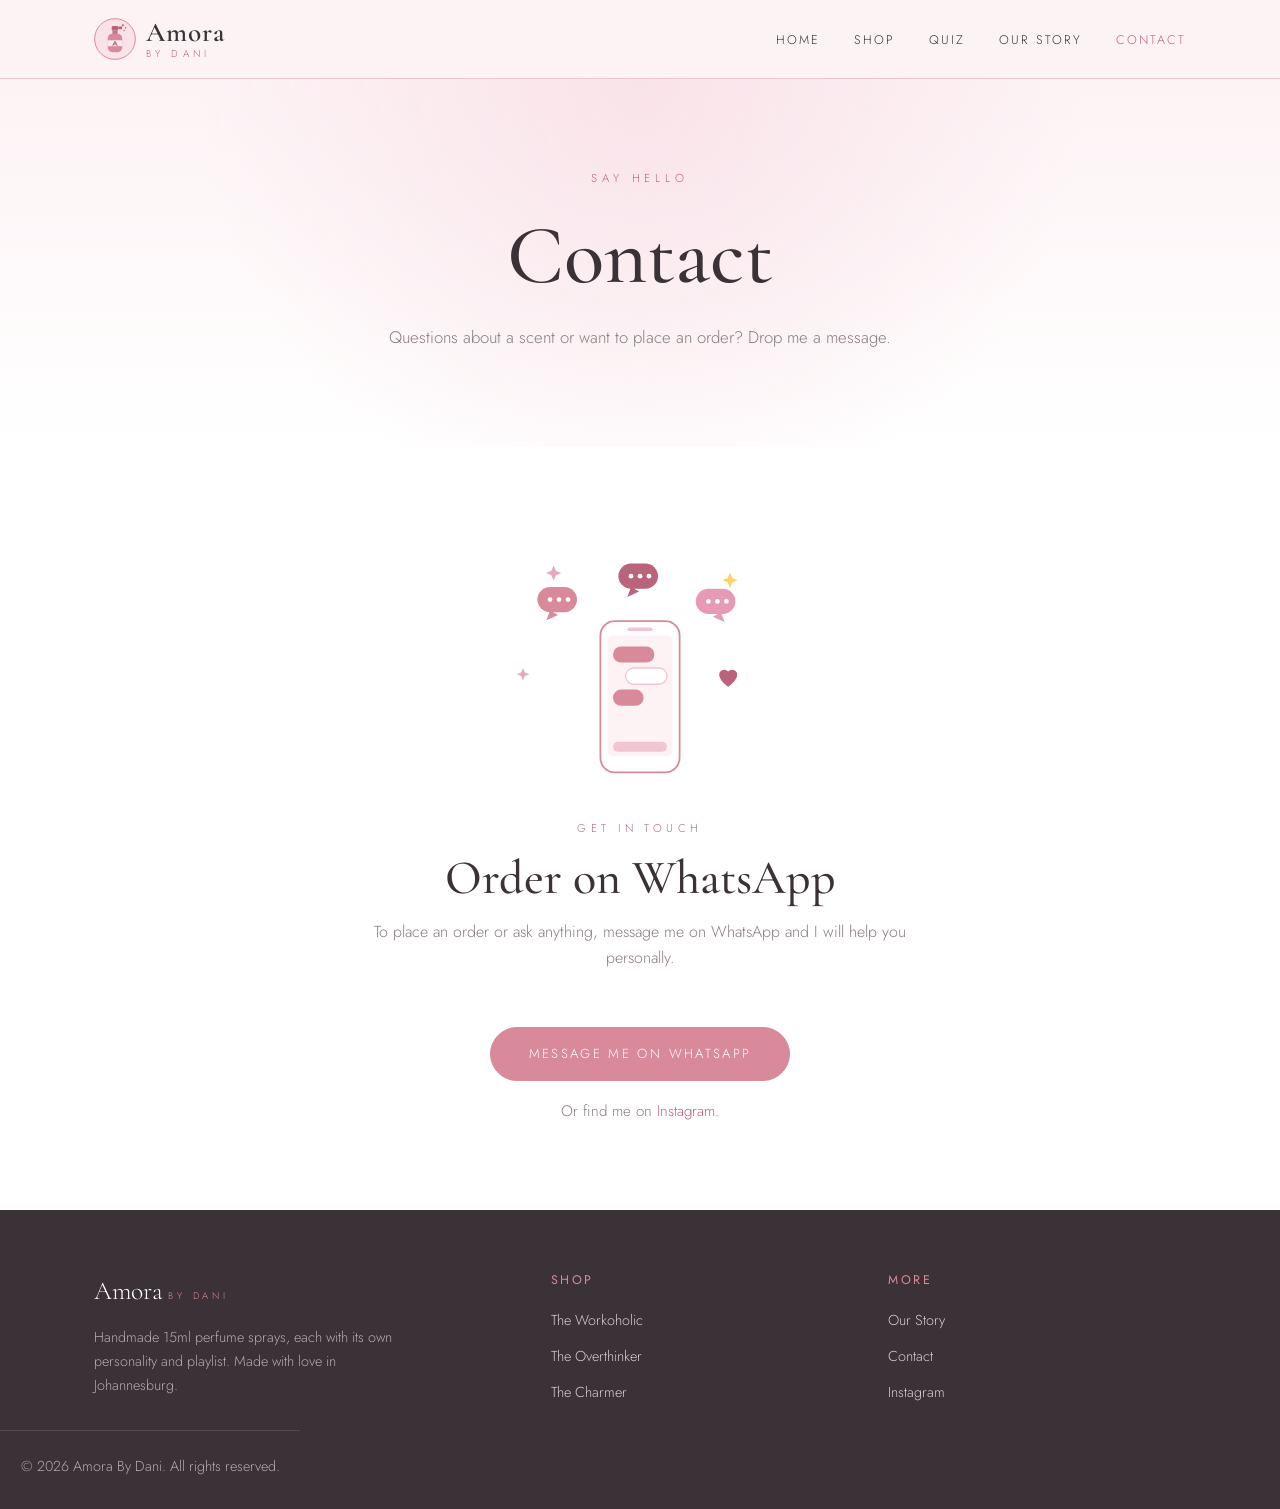
<file: contact.html>
<!DOCTYPE html>
<html lang="en-ZA">
<head>
  <meta charset="UTF-8" />
  <meta name="viewport" content="width=device-width, initial-scale=1.0" />
  <title>Contact — Amora By Dani</title>
  <meta name="description" content="Get in touch with Amora By Dani to place an order or ask a question." />
  <!-- Social sharing. Update the domain in these URLs once the site is live at its real address. -->
  <meta property="og:type" content="website" />
  <meta property="og:site_name" content="Amora By Dani" />
  <meta property="og:title" content="Contact Amora By Dani" />
  <meta property="og:description" content="Message me to place an order or ask anything about the scents." />
  <meta property="og:url" content="https://daniellag-claude.github.io/amora-by-dani/contact.html" />
  <meta property="og:image" content="https://daniellag-claude.github.io/amora-by-dani/images/cards.jpg" />
  <meta name="twitter:card" content="summary_large_image" />
  <meta name="twitter:title" content="Contact Amora By Dani" />
  <meta name="twitter:description" content="Message me to place an order or ask anything about the scents." />
  <meta name="twitter:image" content="https://daniellag-claude.github.io/amora-by-dani/images/cards.jpg" />
  <link rel="preconnect" href="https://fonts.googleapis.com" />
  <link rel="preconnect" href="https://fonts.gstatic.com" crossorigin />
  <link href="https://fonts.googleapis.com/css2?family=Cormorant+Garamond:wght@400;500;600&family=Jost:wght@300;400;500&display=swap" rel="stylesheet" />
  <link rel="icon" href="images/logo.svg" type="image/svg+xml" />
  <link rel="stylesheet" href="css/style.css" />
  <style>
    .chat-anim{display:flex;justify-content:center;margin-bottom:34px;}
    .chat-anim svg{width:100%;height:auto;max-width:360px;}
    .ph{animation:cbob 4s ease-in-out infinite;transform-box:fill-box;transform-origin:center;}
    .pop{animation:pop 4s ease-in-out infinite;transform-box:fill-box;transform-origin:center bottom;}
    .pop.p2{animation-delay:1.3s;}.pop.p3{animation-delay:2.6s;}
    .heart{animation:rise 3.6s ease-in-out infinite;transform-box:fill-box;transform-origin:center;}
    .tw{animation:tw 2.2s ease-in-out infinite;transform-box:fill-box;transform-origin:center;}
    .tw.t1{animation-delay:.7s;}.tw.t2{animation-delay:1.4s;}
    .bub-in{animation:fadein 4s ease-in-out infinite;}
    .bub-out{animation:fadein 4s ease-in-out infinite 1.2s;}
    @keyframes cbob{0%,100%{transform:translateY(0)}50%{transform:translateY(-6px)}}
    @keyframes pop{0%{opacity:0;transform:scale(.4) translateY(0)}15%{opacity:1;transform:scale(1) translateY(-4px)}70%{opacity:1;transform:scale(1) translateY(-18px)}100%{opacity:0;transform:scale(.9) translateY(-34px)}}
    @keyframes rise{0%{opacity:0;transform:translateY(0) scale(.7)}30%{opacity:1}100%{opacity:0;transform:translateY(-42px) scale(1.1)}}
    @keyframes tw{0%,100%{opacity:.2;transform:scale(.5)}50%{opacity:1;transform:scale(1)}}
    @keyframes fadein{0%,100%{opacity:.45}50%{opacity:1}}
    @media (prefers-reduced-motion:reduce){.chat-anim *{animation:none!important}}
  </style>
</head>
<body>

  <header class="site-header">
    <nav class="nav">
      <a href="index.html" class="brand">
        <img src="images/logo.svg" alt="Amora By Dani logo" class="brand-logo" />
        <span class="brand-text">
          <span class="name">Amora</span>
          <span class="sub">by Dani</span>
        </span>
      </a>
      <ul class="nav-links">
        <li><a href="index.html">Home</a></li>
        <li><a href="shop.html">Shop</a></li>
        <li><a href="quiz.html">Quiz</a></li>
        <li><a href="about.html">Our Story</a></li>
        <li><a href="contact.html" class="active">Contact</a></li>
      </ul>
      <button class="nav-toggle" aria-label="Menu">&#9776;</button>
    </nav>
  </header>

  <section class="hero" style="padding: 90px 24px 60px;">
    <p class="eyebrow">Say hello</p>
    <h1>Contact</h1>
    <p>Questions about a scent or want to place an order? Drop me a message.</p>
  </section>

  <!-- ====== Contact via WhatsApp ====== -->
  <section class="section tint">
    <div class="container">
      <div class="chat-anim" role="img" aria-label="Animated phone with chat bubbles popping up">
        <svg viewBox="0 0 400 280" xmlns="http://www.w3.org/2000/svg">
          <!-- sparkles -->
          <g class="tw" fill="#e7a8bf"><path d="M104 36 l2.5 6 6 2.5 -6 2.5 -2.5 6 -2.5 -6 -6 -2.5 6 -2.5z"/></g>
          <g class="tw t1" fill="#ffd166"><path d="M300 44 l2.5 6 6 2.5 -6 2.5 -2.5 6 -2.5 -6 -6 -2.5 6 -2.5z"/></g>
          <g class="tw t2" fill="#e7a8bf"><path d="M70 150 l2 5 5 2 -5 2 -2 5 -2 -5 -5 -2 5 -2z"/></g>

          <!-- floating popping chat bubbles -->
          <g class="pop">
            <rect x="86" y="60" width="44" height="28" rx="14" fill="#d98a9a"/>
            <path d="M100 86 l-4 11 13 -6z" fill="#d98a9a"/>
            <circle cx="100" cy="74" r="2.6" fill="#fff"/><circle cx="110" cy="74" r="2.6" fill="#fff"/><circle cx="120" cy="74" r="2.6" fill="#fff"/>
          </g>
          <g class="pop p2">
            <rect x="176" y="34" width="44" height="28" rx="14" fill="#b9647a"/>
            <path d="M190 60 l-4 11 13 -6z" fill="#b9647a"/>
            <circle cx="190" cy="48" r="2.6" fill="#fff"/><circle cx="200" cy="48" r="2.6" fill="#fff"/><circle cx="210" cy="48" r="2.6" fill="#fff"/>
          </g>
          <g class="pop p3">
            <rect x="262" y="62" width="44" height="28" rx="14" fill="#e79ab4"/>
            <path d="M290 88 l4 11 -13 -6z" fill="#e79ab4"/>
            <circle cx="276" cy="76" r="2.6" fill="#fff"/><circle cx="286" cy="76" r="2.6" fill="#fff"/><circle cx="296" cy="76" r="2.6" fill="#fff"/>
          </g>

          <!-- rising heart -->
          <g transform="translate(286,150)"><g class="heart">
            <path d="M12,21 C12,21 2,14 2,7.5 C2,4 5,2 8,2 C10,2 12,4 12,4 C12,4 14,2 16,2 C19,2 22,4 22,7.5 C22,14 12,21 12,21 Z" fill="#b9647a"/>
          </g></g>

          <!-- phone -->
          <g class="ph">
            <rect x="156" y="98" width="88" height="168" rx="16" fill="#ffffff" stroke="#d98a9a" stroke-width="2"/>
            <rect x="164" y="114" width="72" height="134" rx="6" fill="#fdf3f5"/>
            <rect x="186" y="105" width="28" height="4" rx="2" fill="#f1c6d2"/>
            <g class="bub-in"><rect x="170" y="126" width="46" height="18" rx="9" fill="#d98a9a"/></g>
            <g class="bub-out"><rect x="184" y="150" width="46" height="18" rx="9" fill="#ffffff" stroke="#f1c6d2" stroke-width="1.5"/></g>
            <g class="bub-in"><rect x="170" y="174" width="34" height="18" rx="9" fill="#d98a9a"/></g>
            <rect x="170" y="232" width="60" height="11" rx="5.5" fill="#f1c6d2"/>
          </g>
        </svg>
      </div>
      <div class="section-head">
        <p class="eyebrow">Get in touch</p>
        <h2>Order on WhatsApp</h2>
        <p>To place an order or ask anything, message me on WhatsApp and I will help you personally.</p>
      </div>
      <div style="text-align:center;">
        <a href="https://wa.me/27836553095?text=Hi%20Dani!%20I%27d%20love%20to%20order%20from%20Amora%20By%20Dani." class="btn" target="_blank" rel="noopener">Message me on WhatsApp</a>
        <p style="margin-top:18px; color:var(--muted); font-size:0.95rem;">
          Or find me on <a href="https://instagram.com/amora.by.dani" target="_blank" rel="noopener" class="accent">Instagram</a>.
        </p>
      </div>
    </div>
  </section>

  <footer class="site-footer">
    <div class="container footer-grid">
      <div>
        <span class="name">Amora</span>
        <span class="sub">by Dani</span>
        <p>Handmade 15ml perfume sprays, each with its own personality and playlist. Made with love in Johannesburg.</p>
      </div>
      <div>
        <h4>Shop</h4>
        <ul>
          <li><a href="workoholic.html">The Workoholic</a></li>
          <li><a href="overthinker.html">The Overthinker</a></li>
          <li><a href="charmer.html">The Charmer</a></li>
        </ul>
      </div>
      <div>
        <h4>More</h4>
        <ul>
          <li><a href="about.html">Our Story</a></li>
          <li><a href="contact.html">Contact</a></li>
          <li><a href="https://instagram.com/amora.by.dani" target="_blank" rel="noopener">Instagram</a></li>
        </ul>
      </div>
    </div>
    <p class="footer-bottom">&copy; 2026 Amora By Dani. All rights reserved.</p>
  </footer>

  <script src="js/main.js"></script>
</body>
</html>
</file>
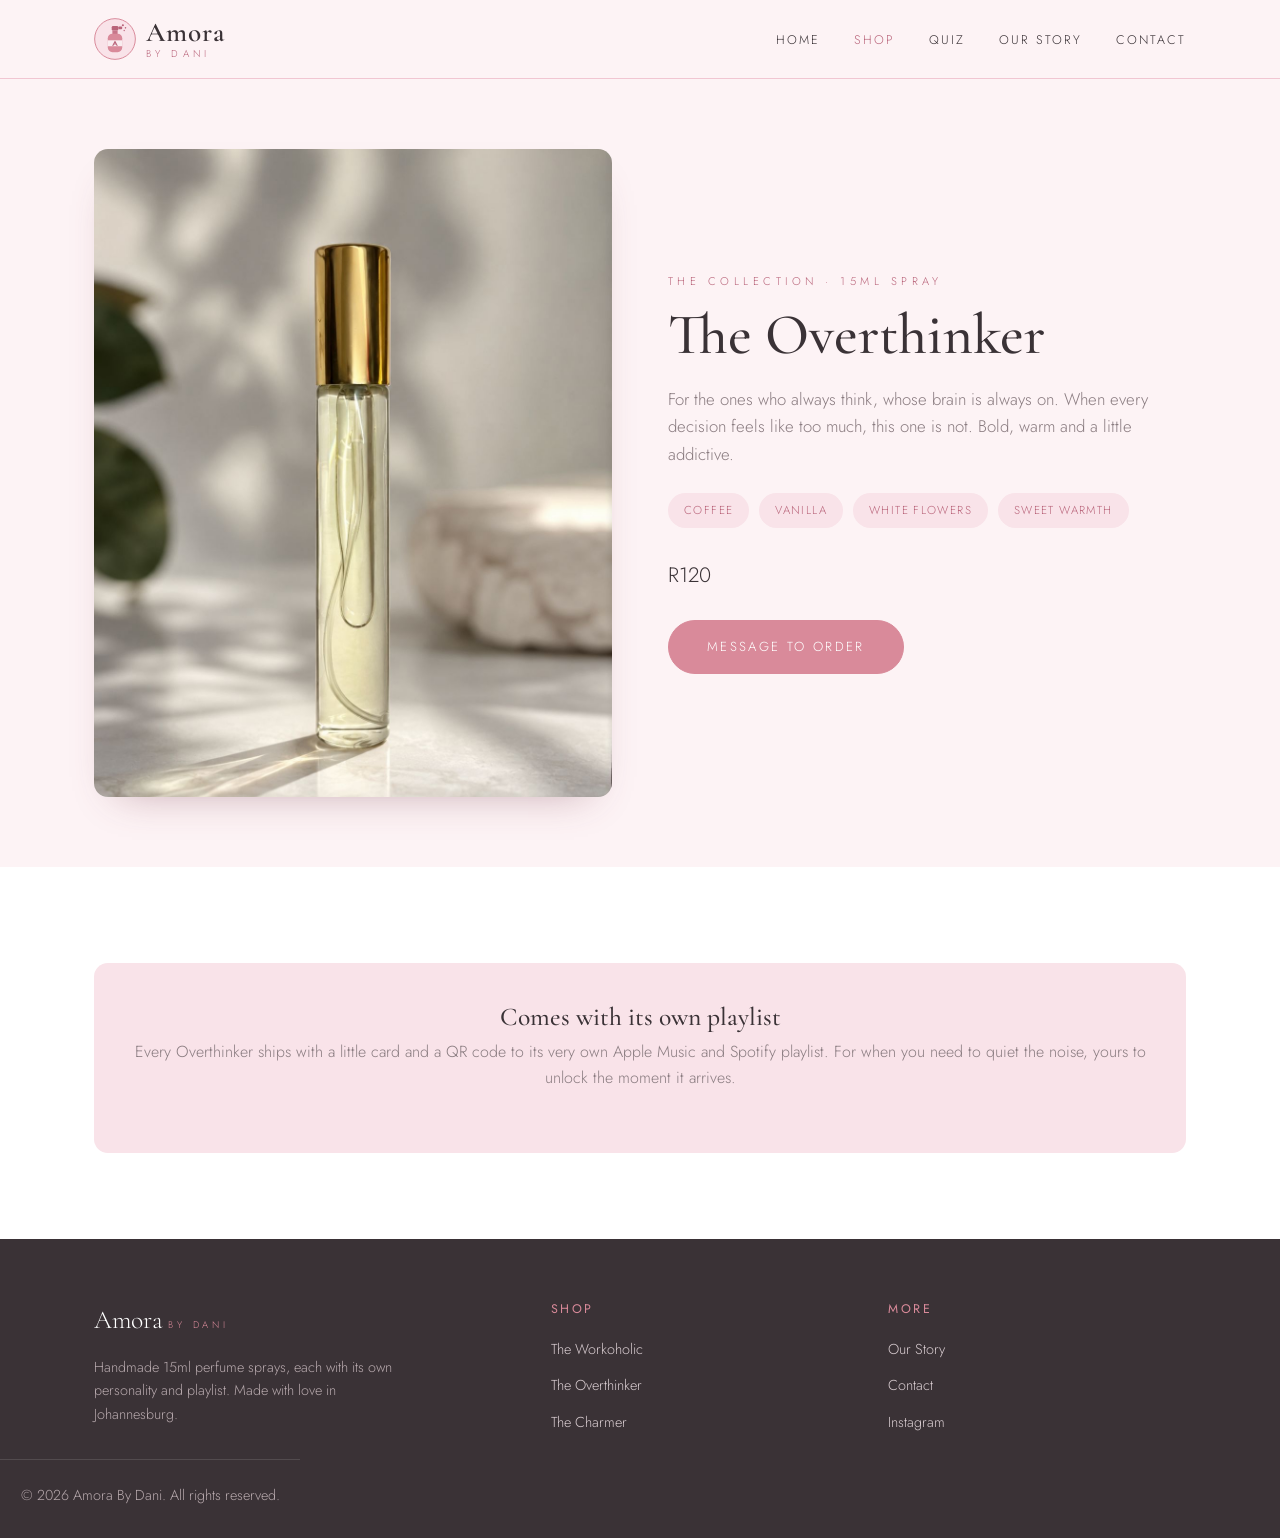
<file: overthinker.html>
<!DOCTYPE html>
<html lang="en-ZA">
<head>
  <meta charset="UTF-8" />
  <meta name="viewport" content="width=device-width, initial-scale=1.0" />
  <title>The Overthinker — Amora By Dani</title>
  <meta name="description" content="The Overthinker by Amora. A bold, warm and addictive 15ml spray for the ones whose brain is always on." />
  <!-- Social sharing. Update the domain in these URLs once the site is live at its real address. -->
  <meta property="og:type" content="website" />
  <meta property="og:site_name" content="Amora By Dani" />
  <meta property="og:title" content="The Overthinker by Amora" />
  <meta property="og:description" content="Bold, warm and a little addictive. A 15ml spray with its own playlist." />
  <meta property="og:url" content="https://daniellag-claude.github.io/amora-by-dani/overthinker.html" />
  <meta property="og:image" content="https://daniellag-claude.github.io/amora-by-dani/images/overthinker.jpg" />
  <meta name="twitter:card" content="summary_large_image" />
  <meta name="twitter:title" content="The Overthinker by Amora" />
  <meta name="twitter:description" content="Bold, warm and a little addictive. A 15ml spray with its own playlist." />
  <meta name="twitter:image" content="https://daniellag-claude.github.io/amora-by-dani/images/overthinker.jpg" />
  <link rel="preconnect" href="https://fonts.googleapis.com" />
  <link rel="preconnect" href="https://fonts.gstatic.com" crossorigin />
  <link href="https://fonts.googleapis.com/css2?family=Cormorant+Garamond:wght@400;500;600&family=Jost:wght@300;400;500&display=swap" rel="stylesheet" />
  <link rel="icon" href="images/logo.svg" type="image/svg+xml" />
  <link rel="stylesheet" href="css/style.css" />
</head>
<body>

  <header class="site-header">
    <nav class="nav">
      <a href="index.html" class="brand">
        <img src="images/logo.svg" alt="Amora By Dani logo" class="brand-logo" />
        <span class="brand-text">
          <span class="name">Amora</span>
          <span class="sub">by Dani</span>
        </span>
      </a>
      <ul class="nav-links">
        <li><a href="index.html">Home</a></li>
        <li><a href="shop.html" class="active">Shop</a></li>
        <li><a href="quiz.html">Quiz</a></li>
        <li><a href="about.html">Our Story</a></li>
        <li><a href="contact.html">Contact</a></li>
      </ul>
      <button class="nav-toggle" aria-label="Menu">&#9776;</button>
    </nav>
  </header>

  <div class="container">
    <div class="scent-hero">
      <div class="visual" style="background-image: url('images/overthinker.jpg'); background-size:cover; background-position:center;"></div>
      <div>
        <p class="eyebrow">The collection &middot; 15ml spray</p>
        <h1>The Overthinker</h1>
        <p class="lede">For the ones who always think, whose brain is always on. When every decision feels like too much, this one is not. Bold, warm and a little addictive.</p>
        <div class="notes">
          <span>Coffee</span>
          <span>Vanilla</span>
          <span>White flowers</span>
          <span>Sweet warmth</span>
        </div>
        <p class="price">R120</p>
        <a href="https://instagram.com/amora.by.dani" class="btn" target="_blank" rel="noopener">Message to order</a>
      </div>
    </div>
  </div>

  <section class="section tint">
    <div class="container">
      <div class="playlist">
        <h3>Comes with its own playlist</h3>
        <p>Every Overthinker ships with a little card and a QR code to its very own Apple Music and Spotify playlist. For when you need to quiet the noise, yours to unlock the moment it arrives.</p>
      </div>
    </div>
  </section>

  <footer class="site-footer">
    <div class="container footer-grid">
      <div>
        <span class="name">Amora</span>
        <span class="sub">by Dani</span>
        <p>Handmade 15ml perfume sprays, each with its own personality and playlist. Made with love in Johannesburg.</p>
      </div>
      <div>
        <h4>Shop</h4>
        <ul>
          <li><a href="workoholic.html">The Workoholic</a></li>
          <li><a href="overthinker.html">The Overthinker</a></li>
          <li><a href="charmer.html">The Charmer</a></li>
        </ul>
      </div>
      <div>
        <h4>More</h4>
        <ul>
          <li><a href="about.html">Our Story</a></li>
          <li><a href="contact.html">Contact</a></li>
          <li><a href="https://instagram.com/amora.by.dani" target="_blank" rel="noopener">Instagram</a></li>
        </ul>
      </div>
    </div>
    <p class="footer-bottom">&copy; 2026 Amora By Dani. All rights reserved.</p>
  </footer>

  <script src="js/main.js"></script>
</body>
</html>
</file>
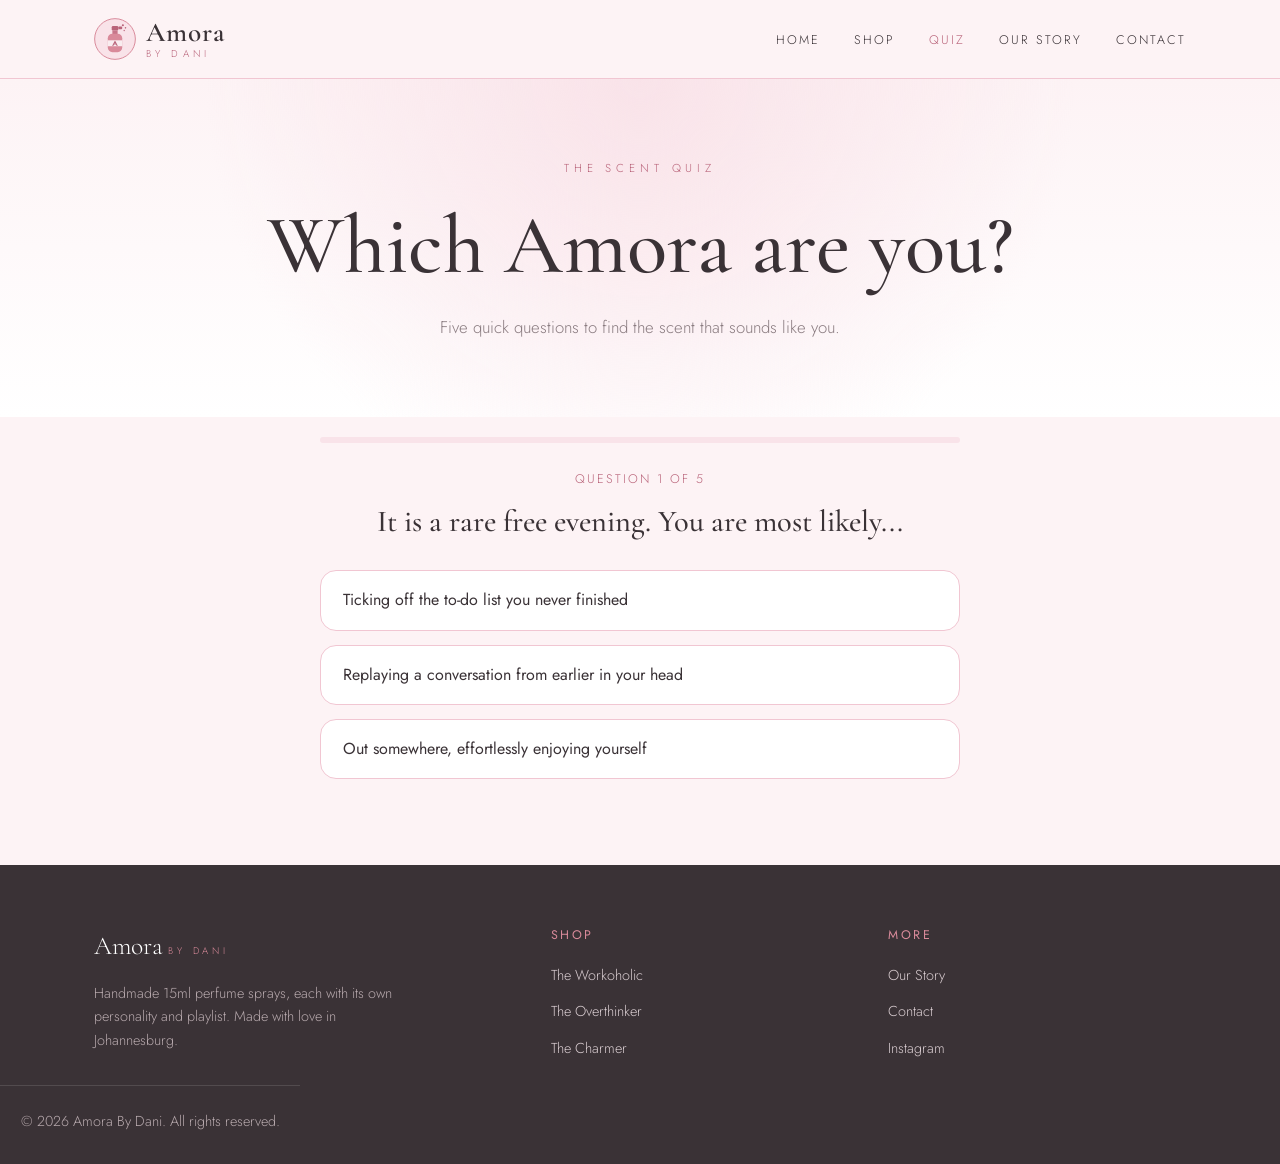
<file: quiz.html>
<!DOCTYPE html>
<html lang="en-ZA">
<head>
  <meta charset="UTF-8" />
  <meta name="viewport" content="width=device-width, initial-scale=1.0" />
  <title>Which Amora Are You? — Amora By Dani</title>
  <meta name="description" content="Take the quick Amora By Dani scent quiz and find out which personality perfume is you: the Workoholic, the Overthinker or the Charmer." />
  <!-- Social sharing. Update the domain in these URLs once the site is live at its real address. -->
  <meta property="og:type" content="website" />
  <meta property="og:site_name" content="Amora By Dani" />
  <meta property="og:title" content="Which Amora are you?" />
  <meta property="og:description" content="Take the quick scent quiz and find the Amora that sounds like you." />
  <meta property="og:url" content="https://daniellag-claude.github.io/amora-by-dani/quiz.html" />
  <meta property="og:image" content="https://daniellag-claude.github.io/amora-by-dani/images/cards.jpg" />
  <meta name="twitter:card" content="summary_large_image" />
  <meta name="twitter:title" content="Which Amora are you?" />
  <meta name="twitter:description" content="Take the quick scent quiz and find the Amora that sounds like you." />
  <meta name="twitter:image" content="https://daniellag-claude.github.io/amora-by-dani/images/cards.jpg" />
  <link rel="preconnect" href="https://fonts.googleapis.com" />
  <link rel="preconnect" href="https://fonts.gstatic.com" crossorigin />
  <link href="https://fonts.googleapis.com/css2?family=Cormorant+Garamond:wght@400;500;600&family=Jost:wght@300;400;500&display=swap" rel="stylesheet" />
  <link rel="icon" href="images/logo.svg" type="image/svg+xml" />
  <link rel="stylesheet" href="css/style.css" />
  <style>
    .quiz-wrap{max-width:640px;margin:0 auto;}
    .quiz-progress{font-size:0.78rem;letter-spacing:0.16em;text-transform:uppercase;color:var(--rose-deep);text-align:center;margin-bottom:14px;}
    .quiz-q{font-family:var(--serif);font-size:1.9rem;line-height:1.2;text-align:center;margin-bottom:30px;color:var(--charcoal);}
    .quiz-options{display:flex;flex-direction:column;gap:14px;}
    .quiz-opt{font-family:var(--sans);font-size:1rem;text-align:left;padding:18px 22px;border-radius:16px;border:1px solid var(--pink-mid);background:var(--white);color:var(--charcoal);cursor:pointer;transition:all .2s ease;line-height:1.4;}
    .quiz-opt:hover{border-color:var(--rose);background:var(--pink-soft);transform:translateY(-2px);}
    .quiz-bar{height:6px;background:var(--pink-soft);border-radius:6px;overflow:hidden;margin-bottom:26px;}
    .quiz-bar span{display:block;height:100%;background:var(--rose);width:0;transition:width .35s ease;}
    .result{text-align:center;}
    .result .photo{height:260px;border-radius:var(--radius);background-size:cover;background-position:center;margin-bottom:26px;box-shadow:var(--shadow);}
    .result .notes{display:flex;flex-wrap:wrap;justify-content:center;gap:10px;margin:18px 0 26px;}
    .result .notes span{font-size:0.74rem;letter-spacing:0.1em;text-transform:uppercase;color:var(--rose-deep);border:1px solid var(--pink-mid);border-radius:30px;padding:7px 16px;}
    .result-actions{display:flex;flex-wrap:wrap;gap:14px;justify-content:center;margin-top:8px;}
    .restart{margin-top:26px;background:none;border:0;color:var(--muted);font-size:0.85rem;letter-spacing:0.12em;text-transform:uppercase;cursor:pointer;}
    .restart:hover{color:var(--rose-deep);}
  </style>
</head>
<body>

  <header class="site-header">
    <nav class="nav">
      <a href="index.html" class="brand">
        <img src="images/logo.svg" alt="Amora By Dani logo" class="brand-logo" />
        <span class="brand-text">
          <span class="name">Amora</span>
          <span class="sub">by Dani</span>
        </span>
      </a>
      <ul class="nav-links">
        <li><a href="index.html">Home</a></li>
        <li><a href="shop.html">Shop</a></li>
        <li><a href="quiz.html" class="active">Quiz</a></li>
        <li><a href="about.html">Our Story</a></li>
        <li><a href="contact.html">Contact</a></li>
      </ul>
      <button class="nav-toggle" aria-label="Menu">&#9776;</button>
    </nav>
  </header>

  <section class="hero" style="padding: 80px 24px 40px;">
    <p class="eyebrow">The scent quiz</p>
    <h1>Which Amora are you?</h1>
    <p>Five quick questions to find the scent that sounds like you.</p>
  </section>

  <section class="section" style="padding-top: 20px;">
    <div class="container">
      <div class="quiz-wrap">
        <div class="quiz-bar"><span id="bar"></span></div>
        <div id="quiz"></div>
      </div>
    </div>
  </section>

  <footer class="site-footer">
    <div class="container footer-grid">
      <div>
        <span class="name">Amora</span>
        <span class="sub">by Dani</span>
        <p>Handmade 15ml perfume sprays, each with its own personality and playlist. Made with love in Johannesburg.</p>
      </div>
      <div>
        <h4>Shop</h4>
        <ul>
          <li><a href="workoholic.html">The Workoholic</a></li>
          <li><a href="overthinker.html">The Overthinker</a></li>
          <li><a href="charmer.html">The Charmer</a></li>
        </ul>
      </div>
      <div>
        <h4>More</h4>
        <ul>
          <li><a href="about.html">Our Story</a></li>
          <li><a href="contact.html">Contact</a></li>
          <li><a href="https://instagram.com/amora.by.dani" target="_blank" rel="noopener">Instagram</a></li>
        </ul>
      </div>
    </div>
    <p class="footer-bottom">&copy; 2026 Amora By Dani. All rights reserved.</p>
  </footer>

  <script>
    var WHATSAPP = "27836553095";

    var SCENTS = {
      W: {
        name: "The Workoholic",
        blurb: "Warm, sophisticated and a little bit fruity. For the one who never stops, you deserve to smell amazing even when life gets chaotic.",
        notes: ["Blackcurrant", "May rose", "Vanilla", "Warm woods"],
        page: "workoholic.html",
        img: "images/workoholic.jpg"
      },
      O: {
        name: "The Overthinker",
        blurb: "Bold, warm and a little addictive. For the busy mind that never switches off, when every decision feels like too much, this one is not.",
        notes: ["Coffee", "Vanilla", "White flowers", "Sweet warmth"],
        page: "overthinker.html",
        img: "images/overthinker.jpg"
      },
      C: {
        name: "The Charmer",
        blurb: "Fresh, clean and confident. Effortless and easy, always smooth and never rushed. For the one who knows exactly what they are doing.",
        notes: ["Bergamot", "Pepper", "Ambroxan", "Fresh woods"],
        page: "charmer.html",
        img: "images/charmer.jpg"
      }
    };

    var QUESTIONS = [
      {
        q: "It is a rare free evening. You are most likely...",
        a: [
          { t: "Ticking off the to-do list you never finished", s: "W" },
          { t: "Replaying a conversation from earlier in your head", s: "O" },
          { t: "Out somewhere, effortlessly enjoying yourself", s: "C" }
        ]
      },
      {
        q: "Your dream scent feels...",
        a: [
          { t: "Warm, comforting and a little sweet", s: "W" },
          { t: "Bold, deep and a bit addictive", s: "O" },
          { t: "Fresh, clean and confident", s: "C" }
        ]
      },
      {
        q: "People would describe you as...",
        a: [
          { t: "Driven, busy, always on the go", s: "W" },
          { t: "Thoughtful, deep, a little in your own head", s: "O" },
          { t: "Smooth, charming and easy-going", s: "C" }
        ]
      },
      {
        q: "Pick the vibe that pulls you in:",
        a: [
          { t: "A cosy cafe and a packed planner", s: "W" },
          { t: "A late-night playlist and racing thoughts", s: "O" },
          { t: "Golden hour and good company", s: "C" }
        ]
      },
      {
        q: "Your perfect weekend is...",
        a: [
          { t: "Finally getting everything done", s: "W" },
          { t: "Overthinking it, then properly relaxing", s: "O" },
          { t: "Going with the flow, wherever it leads", s: "C" }
        ]
      }
    ];

    var current = 0;
    var scores = { W: 0, O: 0, C: 0 };
    var quizEl = document.getElementById("quiz");
    var barEl = document.getElementById("bar");

    function renderQuestion() {
      var item = QUESTIONS[current];
      barEl.style.width = (current / QUESTIONS.length * 100) + "%";
      var html = '<p class="quiz-progress">Question ' + (current + 1) + ' of ' + QUESTIONS.length + '</p>';
      html += '<h2 class="quiz-q">' + item.q + '</h2>';
      html += '<div class="quiz-options">';
      for (var i = 0; i < item.a.length; i++) {
        html += '<button class="quiz-opt" data-scent="' + item.a[i].s + '">' + item.a[i].t + '</button>';
      }
      html += '</div>';
      quizEl.innerHTML = html;
      var opts = quizEl.querySelectorAll(".quiz-opt");
      for (var j = 0; j < opts.length; j++) {
        opts[j].addEventListener("click", function () {
          scores[this.getAttribute("data-scent")]++;
          current++;
          if (current < QUESTIONS.length) {
            renderQuestion();
          } else {
            renderResult();
          }
          window.scrollTo({ top: 0, behavior: "smooth" });
        });
      }
    }

    function winningScent() {
      var order = ["W", "O", "C"];
      var best = "W";
      for (var i = 1; i < order.length; i++) {
        if (scores[order[i]] > scores[best]) best = order[i];
      }
      return best;
    }

    function renderResult() {
      barEl.style.width = "100%";
      var key = winningScent();
      var s = SCENTS[key];
      var msg = "Hi Dani! The Amora quiz matched me with " + s.name + ". I would love to order it.";
      var waLink = "https://wa.me/" + WHATSAPP + "?text=" + encodeURIComponent(msg);
      var notes = "";
      for (var i = 0; i < s.notes.length; i++) notes += "<span>" + s.notes[i] + "</span>";
      var html = '<div class="result">';
      html += '<p class="quiz-progress">Your match</p>';
      html += '<div class="photo" style="background-image:url(\'' + s.img + '\');"></div>';
      html += '<h2 style="font-size:2.2rem;">You are ' + s.name + '</h2>';
      html += '<p style="max-width:480px;margin:14px auto 0;color:var(--muted);">' + s.blurb + '</p>';
      html += '<div class="notes">' + notes + '</div>';
      html += '<div class="result-actions">';
      html += '<a class="btn" href="' + waLink + '" target="_blank" rel="noopener">Order ' + s.name + '</a>';
      html += '<a class="btn btn-ghost" href="' + s.page + '">View the scent</a>';
      html += '</div>';
      html += '<button class="restart" id="restart">Take the quiz again</button>';
      html += '</div>';
      quizEl.innerHTML = html;
      document.getElementById("restart").addEventListener("click", function () {
        current = 0;
        scores = { W: 0, O: 0, C: 0 };
        renderQuestion();
      });
    }

    renderQuestion();
  </script>
  <script src="js/main.js"></script>
</body>
</html>
</file>
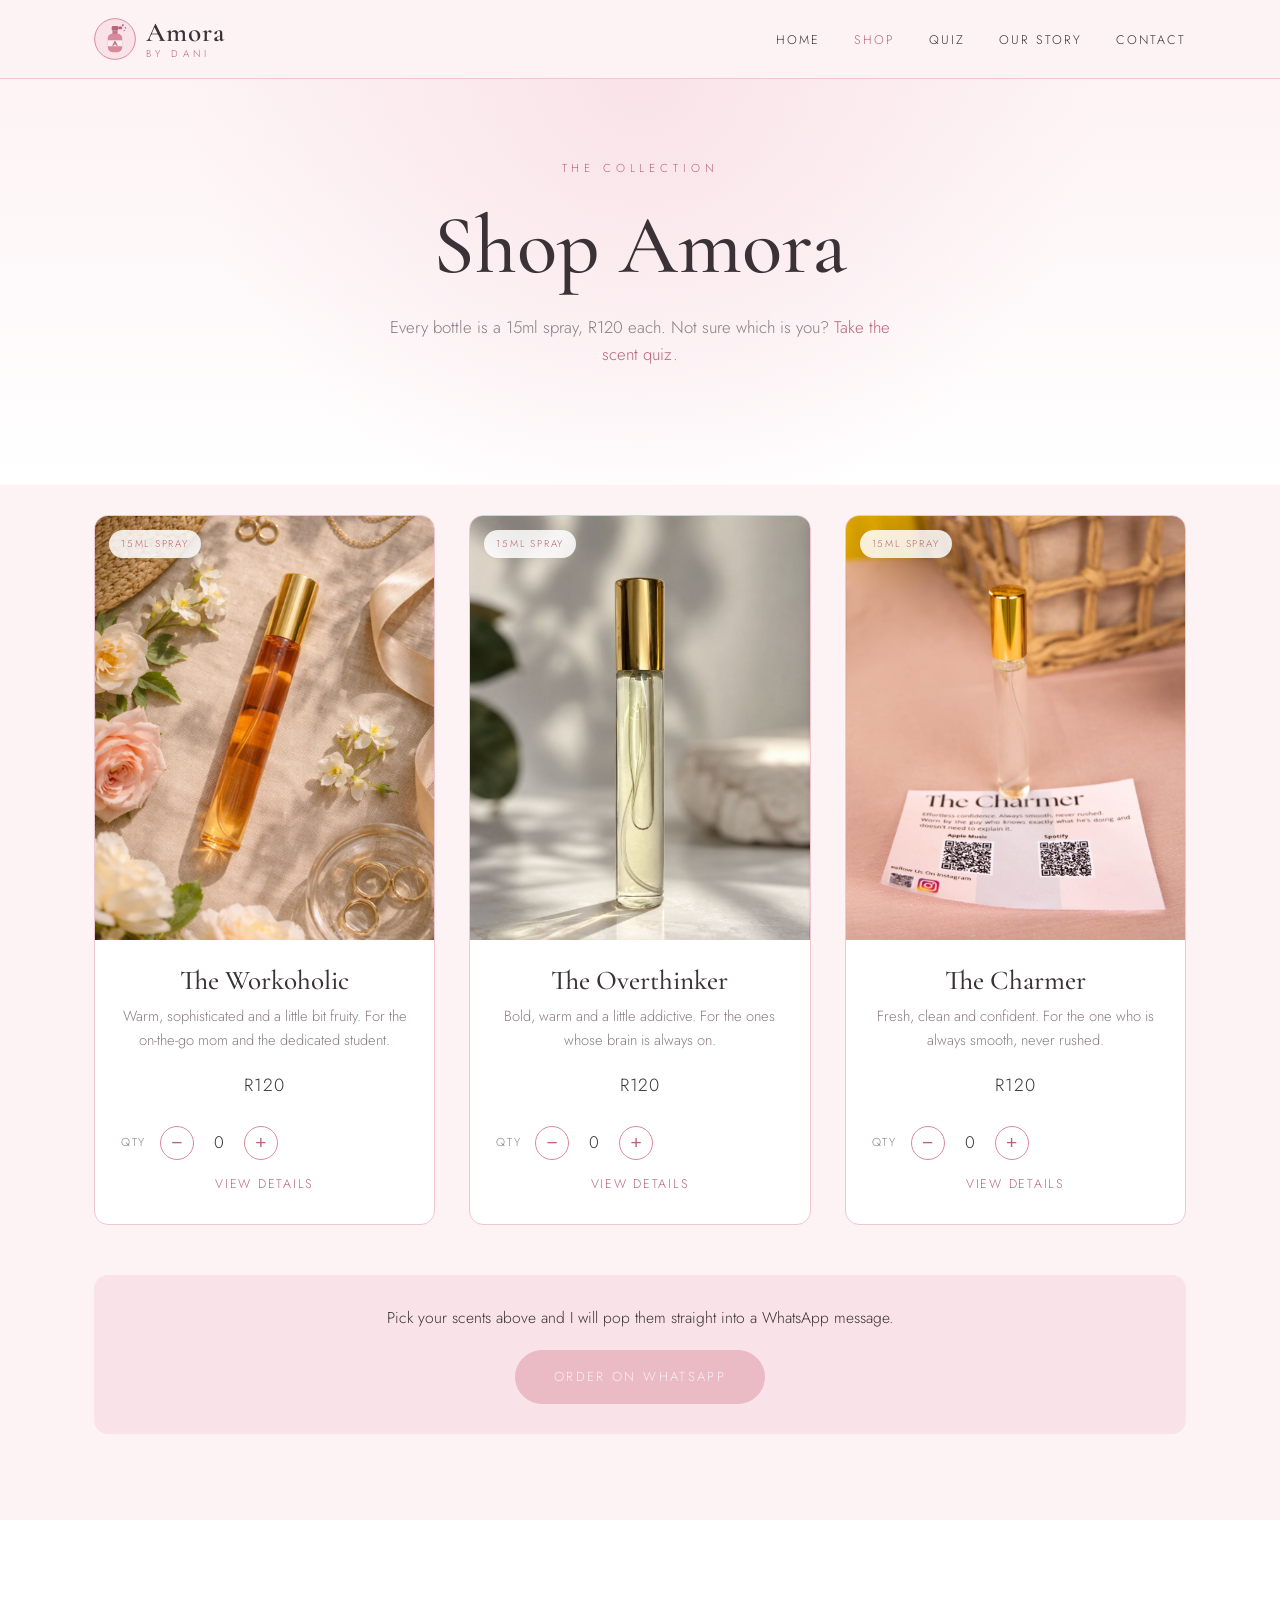
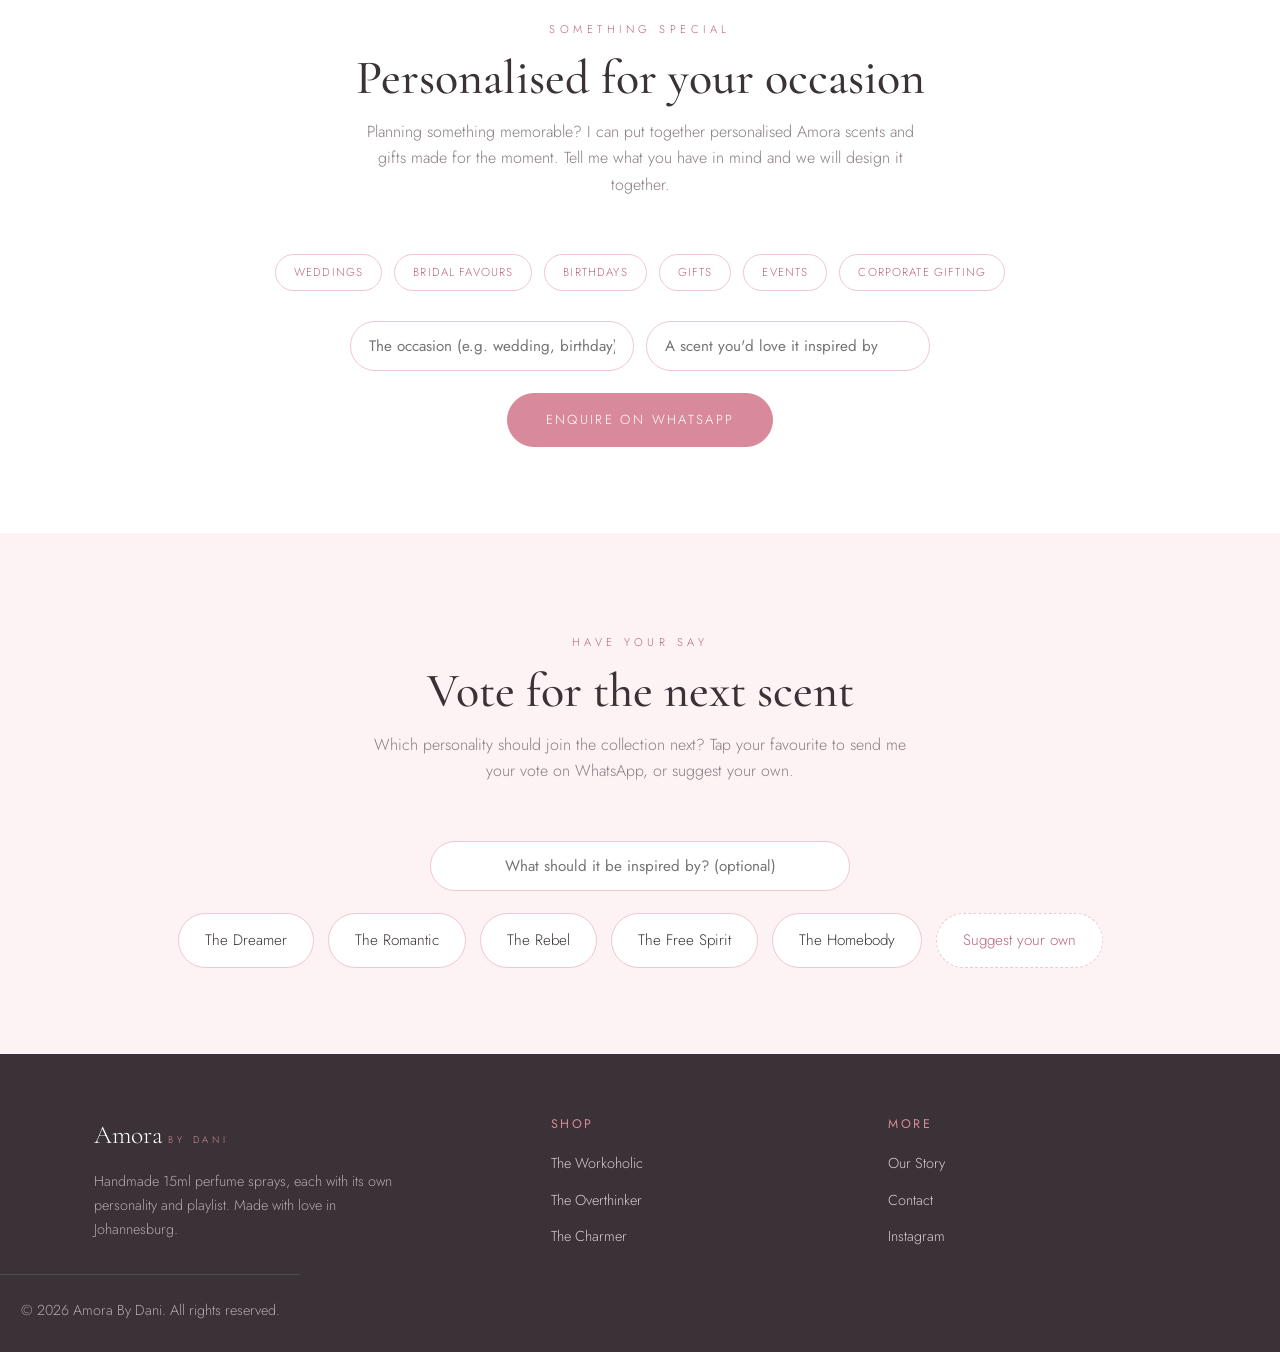
<file: shop.html>
<!DOCTYPE html>
<html lang="en-ZA">
<head>
  <meta charset="UTF-8" />
  <meta name="viewport" content="width=device-width, initial-scale=1.0" />
  <title>Shop — Amora By Dani</title>
  <meta name="description" content="Shop the Amora By Dani collection. 15ml perfume sprays with their own playlists." />
  <!-- Social sharing. Update the domain in these URLs once the site is live at its real address. -->
  <meta property="og:type" content="website" />
  <meta property="og:site_name" content="Amora By Dani" />
  <meta property="og:title" content="Shop Amora By Dani" />
  <meta property="og:description" content="Three scents, three personalities. Each a 15ml spray with its own playlist." />
  <meta property="og:url" content="https://daniellag-claude.github.io/amora-by-dani/shop.html" />
  <meta property="og:image" content="https://daniellag-claude.github.io/amora-by-dani/images/cards.jpg" />
  <meta name="twitter:card" content="summary_large_image" />
  <meta name="twitter:title" content="Shop Amora By Dani" />
  <meta name="twitter:description" content="Three scents, three personalities. Each a 15ml spray with its own playlist." />
  <meta name="twitter:image" content="https://daniellag-claude.github.io/amora-by-dani/images/cards.jpg" />
  <link rel="preconnect" href="https://fonts.googleapis.com" />
  <link rel="preconnect" href="https://fonts.gstatic.com" crossorigin />
  <link href="https://fonts.googleapis.com/css2?family=Cormorant+Garamond:wght@400;500;600&family=Jost:wght@300;400;500&display=swap" rel="stylesheet" />
  <link rel="icon" href="images/logo.svg" type="image/svg+xml" />
  <link rel="stylesheet" href="css/style.css" />
</head>
<body>

  <header class="site-header">
    <nav class="nav">
      <a href="index.html" class="brand">
        <img src="images/logo.svg" alt="Amora By Dani logo" class="brand-logo" />
        <span class="brand-text">
          <span class="name">Amora</span>
          <span class="sub">by Dani</span>
        </span>
      </a>
      <ul class="nav-links">
        <li><a href="index.html">Home</a></li>
        <li><a href="shop.html" class="active">Shop</a></li>
        <li><a href="quiz.html">Quiz</a></li>
        <li><a href="about.html">Our Story</a></li>
        <li><a href="contact.html">Contact</a></li>
      </ul>
      <button class="nav-toggle" aria-label="Menu">&#9776;</button>
    </nav>
  </header>

  <section class="hero" style="padding: 80px 24px;">
    <p class="eyebrow">The collection</p>
    <h1>Shop Amora</h1>
    <p>Every bottle is a 15ml spray, R120 each. Not sure which is you? <a href="quiz.html" class="accent">Take the scent quiz</a>.</p>
  </section>

  <section class="section" style="padding-top: 30px;">
    <div class="container">
      <div class="grid">

        <article class="card">
          <div class="photo" style="background-image: url('images/workoholic.jpg');">
            <span class="tag">15ml spray</span>
          </div>
          <div class="card-body">
            <h3>The Workoholic</h3>
            <p class="desc">Warm, sophisticated and a little bit fruity. For the on-the-go mom and the dedicated student.</p>
            <p class="price">R120</p>
            <div class="qty" data-name="The Workoholic" data-price="120">
              <span class="qty-label">Qty</span>
              <button class="qbtn minus" type="button" aria-label="Remove one">&minus;</button>
              <span class="qval">0</span>
              <button class="qbtn plus" type="button" aria-label="Add one">+</button>
            </div>
            <a href="workoholic.html" style="margin-top:14px; font-size:0.78rem; letter-spacing:0.14em; text-transform:uppercase; color:var(--rose-deep);">View details</a>
          </div>
        </article>

        <article class="card">
          <div class="photo" style="background-image: url('images/overthinker.jpg');">
            <span class="tag">15ml spray</span>
          </div>
          <div class="card-body">
            <h3>The Overthinker</h3>
            <p class="desc">Bold, warm and a little addictive. For the ones whose brain is always on.</p>
            <p class="price">R120</p>
            <div class="qty" data-name="The Overthinker" data-price="120">
              <span class="qty-label">Qty</span>
              <button class="qbtn minus" type="button" aria-label="Remove one">&minus;</button>
              <span class="qval">0</span>
              <button class="qbtn plus" type="button" aria-label="Add one">+</button>
            </div>
            <a href="overthinker.html" style="margin-top:14px; font-size:0.78rem; letter-spacing:0.14em; text-transform:uppercase; color:var(--rose-deep);">View details</a>
          </div>
        </article>

        <article class="card">
          <div class="photo" style="background-image: url('images/charmer.jpg');">
            <span class="tag">15ml spray</span>
          </div>
          <div class="card-body">
            <h3>The Charmer</h3>
            <p class="desc">Fresh, clean and confident. For the one who is always smooth, never rushed.</p>
            <p class="price">R120</p>
            <div class="qty" data-name="The Charmer" data-price="120">
              <span class="qty-label">Qty</span>
              <button class="qbtn minus" type="button" aria-label="Remove one">&minus;</button>
              <span class="qval">0</span>
              <button class="qbtn plus" type="button" aria-label="Add one">+</button>
            </div>
            <a href="charmer.html" style="margin-top:14px; font-size:0.78rem; letter-spacing:0.14em; text-transform:uppercase; color:var(--rose-deep);">View details</a>
          </div>
        </article>

      </div>

      <div class="order-bar">
        <p class="order-summary" id="orderSummary"></p>
        <a class="btn" id="orderBtn" target="_blank" rel="noopener" aria-disabled="true">Order on WhatsApp</a>
      </div>
    </div>
  </section>

  <!-- ====== Personalised for occasions ====== -->
  <section class="section tint">
    <div class="container">
      <div class="section-head">
        <p class="eyebrow">Something special</p>
        <h2>Personalised for your occasion</h2>
        <p>Planning something memorable? I can put together personalised Amora scents and gifts made for the moment. Tell me what you have in mind and we will design it together.</p>
      </div>
      <div class="chips">
        <span class="chip">Weddings</span>
        <span class="chip">Bridal favours</span>
        <span class="chip">Birthdays</span>
        <span class="chip">Gifts</span>
        <span class="chip">Events</span>
        <span class="chip">Corporate gifting</span>
      </div>
      <div class="field-row">
        <input id="custOccasion" type="text" placeholder="The occasion (e.g. wedding, birthday)" />
        <input id="custInspired" type="text" placeholder="A scent you'd love it inspired by" />
      </div>
      <div style="text-align:center;">
        <a class="btn" id="custBtn" target="_blank" rel="noopener" href="https://wa.me/27836553095?text=Hi%20Dani!%20I%27d%20love%20a%20personalised%20Amora%20scent.%20Can%20we%20chat%3F">Enquire on WhatsApp</a>
      </div>
    </div>
  </section>

  <!-- ====== Vote for the next scent ====== -->
  <section class="section">
    <div class="container">
      <div class="section-head">
        <p class="eyebrow">Have your say</p>
        <h2>Vote for the next scent</h2>
        <p>Which personality should join the collection next? Tap your favourite to send me your vote on WhatsApp, or suggest your own.</p>
      </div>
      <input class="vote-inspired" id="voteInspired" type="text" placeholder="What should it be inspired by? (optional)" />
      <div class="vote-grid">
        <a class="vote-opt" data-scent="The Dreamer" target="_blank" rel="noopener" href="https://wa.me/27836553095?text=Hi%20Dani!%20My%20vote%20for%20the%20next%20Amora%20scent%20is%3A%20The%20Dreamer.">The Dreamer</a>
        <a class="vote-opt" data-scent="The Romantic" target="_blank" rel="noopener" href="https://wa.me/27836553095?text=Hi%20Dani!%20My%20vote%20for%20the%20next%20Amora%20scent%20is%3A%20The%20Romantic.">The Romantic</a>
        <a class="vote-opt" data-scent="The Rebel" target="_blank" rel="noopener" href="https://wa.me/27836553095?text=Hi%20Dani!%20My%20vote%20for%20the%20next%20Amora%20scent%20is%3A%20The%20Rebel.">The Rebel</a>
        <a class="vote-opt" data-scent="The Free Spirit" target="_blank" rel="noopener" href="https://wa.me/27836553095?text=Hi%20Dani!%20My%20vote%20for%20the%20next%20Amora%20scent%20is%3A%20The%20Free%20Spirit.">The Free Spirit</a>
        <a class="vote-opt" data-scent="The Homebody" target="_blank" rel="noopener" href="https://wa.me/27836553095?text=Hi%20Dani!%20My%20vote%20for%20the%20next%20Amora%20scent%20is%3A%20The%20Homebody.">The Homebody</a>
        <a class="vote-opt suggest" id="voteSuggest" target="_blank" rel="noopener" href="https://wa.me/27836553095?text=Hi%20Dani!%20My%20idea%20for%20the%20next%20Amora%20scent%20is%3A%20">Suggest your own</a>
      </div>
    </div>
  </section>

  <footer class="site-footer">
    <div class="container footer-grid">
      <div>
        <span class="name">Amora</span>
        <span class="sub">by Dani</span>
        <p>Handmade 15ml perfume sprays, each with its own personality and playlist. Made with love in Johannesburg.</p>
      </div>
      <div>
        <h4>Shop</h4>
        <ul>
          <li><a href="workoholic.html">The Workoholic</a></li>
          <li><a href="overthinker.html">The Overthinker</a></li>
          <li><a href="charmer.html">The Charmer</a></li>
        </ul>
      </div>
      <div>
        <h4>More</h4>
        <ul>
          <li><a href="about.html">Our Story</a></li>
          <li><a href="contact.html">Contact</a></li>
          <li><a href="https://instagram.com/amora.by.dani" target="_blank" rel="noopener">Instagram</a></li>
        </ul>
      </div>
    </div>
    <p class="footer-bottom">&copy; 2026 Amora By Dani. All rights reserved.</p>
  </footer>

  <script src="js/main.js"></script>
  <script src="js/shop.js"></script>
</body>
</html>
</file>
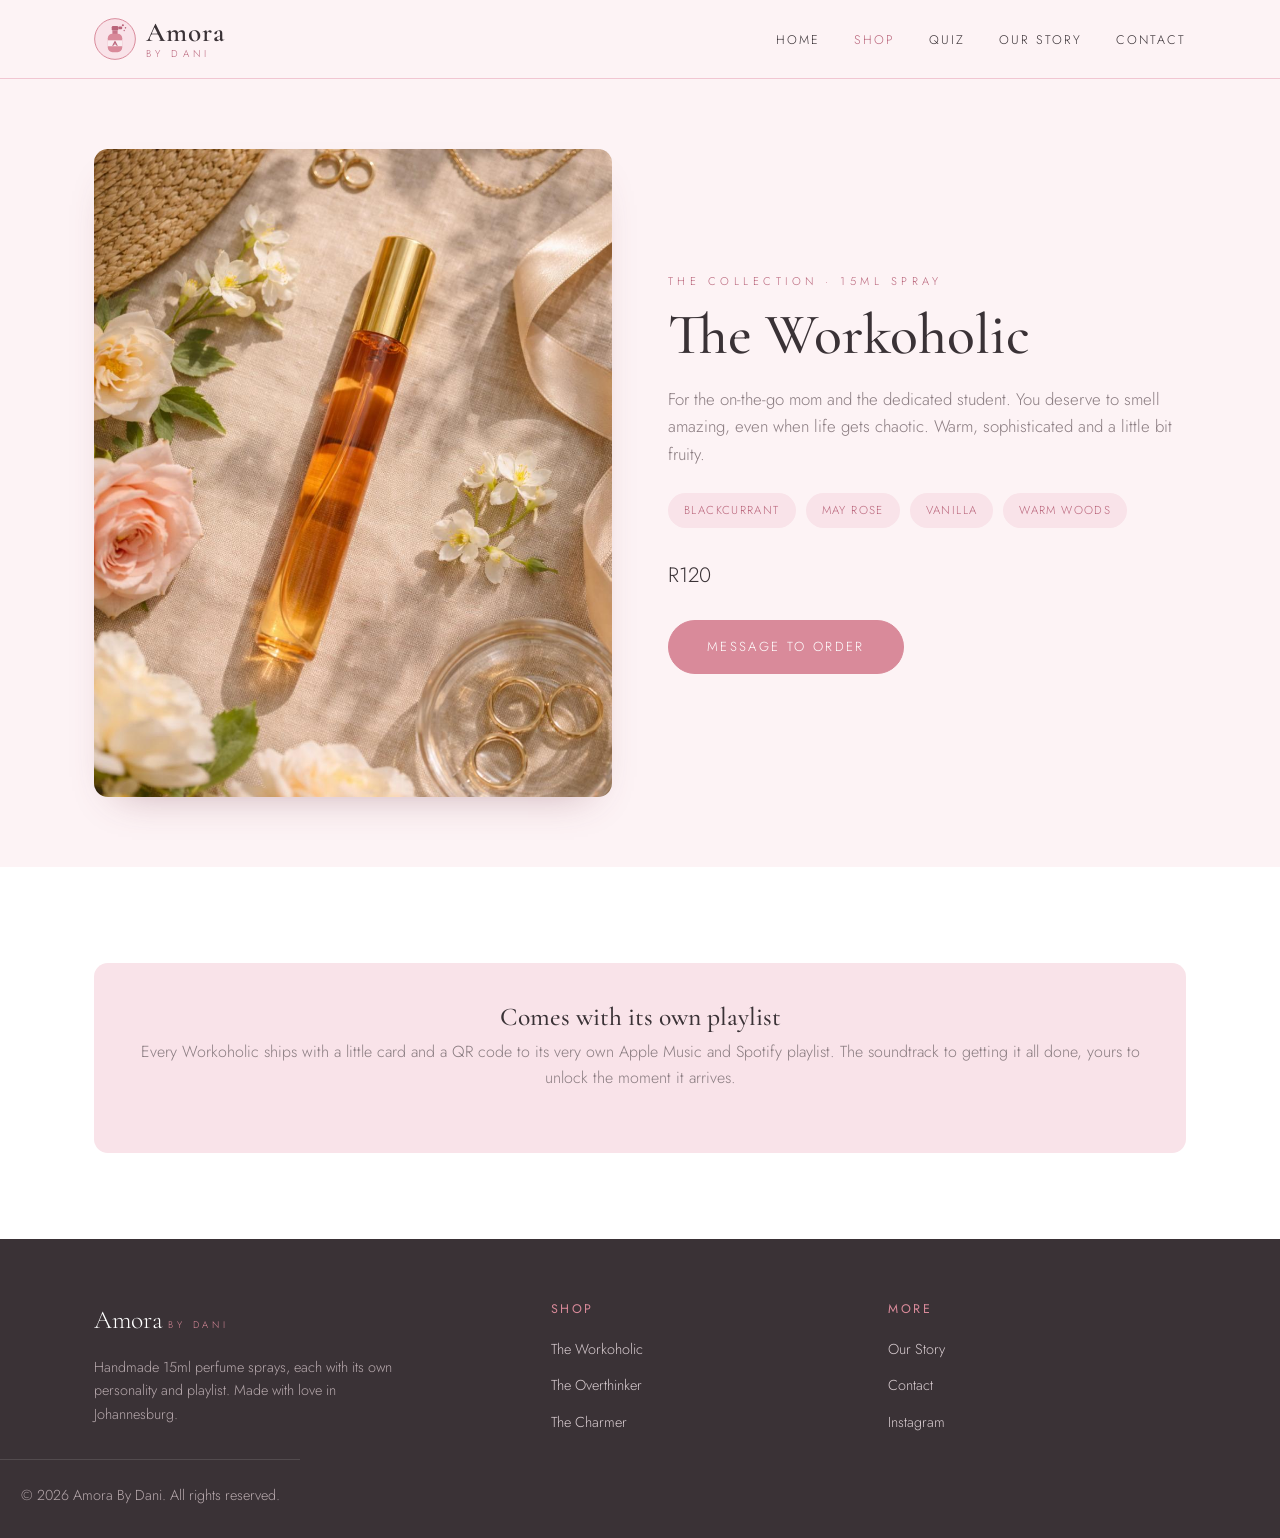
<file: workoholic.html>
<!DOCTYPE html>
<html lang="en-ZA">
<head>
  <meta charset="UTF-8" />
  <meta name="viewport" content="width=device-width, initial-scale=1.0" />
  <title>The Workoholic — Amora By Dani</title>
  <meta name="description" content="The Workoholic by Amora. A warm, sophisticated 15ml spray for the on-the-go mom and dedicated student." />
  <!-- Social sharing. Update the domain in these URLs once the site is live at its real address. -->
  <meta property="og:type" content="website" />
  <meta property="og:site_name" content="Amora By Dani" />
  <meta property="og:title" content="The Workoholic by Amora" />
  <meta property="og:description" content="Warm, sophisticated and a little fruity. A 15ml spray with its own playlist." />
  <meta property="og:url" content="https://daniellag-claude.github.io/amora-by-dani/workoholic.html" />
  <meta property="og:image" content="https://daniellag-claude.github.io/amora-by-dani/images/workoholic.jpg" />
  <meta name="twitter:card" content="summary_large_image" />
  <meta name="twitter:title" content="The Workoholic by Amora" />
  <meta name="twitter:description" content="Warm, sophisticated and a little fruity. A 15ml spray with its own playlist." />
  <meta name="twitter:image" content="https://daniellag-claude.github.io/amora-by-dani/images/workoholic.jpg" />
  <link rel="preconnect" href="https://fonts.googleapis.com" />
  <link rel="preconnect" href="https://fonts.gstatic.com" crossorigin />
  <link href="https://fonts.googleapis.com/css2?family=Cormorant+Garamond:wght@400;500;600&family=Jost:wght@300;400;500&display=swap" rel="stylesheet" />
  <link rel="icon" href="images/logo.svg" type="image/svg+xml" />
  <link rel="stylesheet" href="css/style.css" />
</head>
<body>

  <header class="site-header">
    <nav class="nav">
      <a href="index.html" class="brand">
        <img src="images/logo.svg" alt="Amora By Dani logo" class="brand-logo" />
        <span class="brand-text">
          <span class="name">Amora</span>
          <span class="sub">by Dani</span>
        </span>
      </a>
      <ul class="nav-links">
        <li><a href="index.html">Home</a></li>
        <li><a href="shop.html" class="active">Shop</a></li>
        <li><a href="quiz.html">Quiz</a></li>
        <li><a href="about.html">Our Story</a></li>
        <li><a href="contact.html">Contact</a></li>
      </ul>
      <button class="nav-toggle" aria-label="Menu">&#9776;</button>
    </nav>
  </header>

  <div class="container">
    <div class="scent-hero">
      <div class="visual" style="background-image: url('images/workoholic.jpg'); background-size:cover; background-position:center;"></div>
      <div>
        <p class="eyebrow">The collection &middot; 15ml spray</p>
        <h1>The Workoholic</h1>
        <p class="lede">For the on-the-go mom and the dedicated student. You deserve to smell amazing, even when life gets chaotic. Warm, sophisticated and a little bit fruity.</p>
        <div class="notes">
          <span>Blackcurrant</span>
          <span>May rose</span>
          <span>Vanilla</span>
          <span>Warm woods</span>
        </div>
        <p class="price">R120</p>
        <a href="https://instagram.com/amora.by.dani" class="btn" target="_blank" rel="noopener">Message to order</a>
      </div>
    </div>
  </div>

  <section class="section tint">
    <div class="container">
      <div class="playlist">
        <h3>Comes with its own playlist</h3>
        <p>Every Workoholic ships with a little card and a QR code to its very own Apple Music and Spotify playlist. The soundtrack to getting it all done, yours to unlock the moment it arrives.</p>
      </div>
    </div>
  </section>

  <footer class="site-footer">
    <div class="container footer-grid">
      <div>
        <span class="name">Amora</span>
        <span class="sub">by Dani</span>
        <p>Handmade 15ml perfume sprays, each with its own personality and playlist. Made with love in Johannesburg.</p>
      </div>
      <div>
        <h4>Shop</h4>
        <ul>
          <li><a href="workoholic.html">The Workoholic</a></li>
          <li><a href="overthinker.html">The Overthinker</a></li>
          <li><a href="charmer.html">The Charmer</a></li>
        </ul>
      </div>
      <div>
        <h4>More</h4>
        <ul>
          <li><a href="about.html">Our Story</a></li>
          <li><a href="contact.html">Contact</a></li>
          <li><a href="https://instagram.com/amora.by.dani" target="_blank" rel="noopener">Instagram</a></li>
        </ul>
      </div>
    </div>
    <p class="footer-bottom">&copy; 2026 Amora By Dani. All rights reserved.</p>
  </footer>

  <script src="js/main.js"></script>
</body>
</html>
</file>
<file: css/style.css>
/* ===========================================================
   Amora By Dani  —  shared stylesheet
   Light pink + white, soft and feminine.
   =========================================================== */

:root {
  --pink-bg:    #fdf3f5;   /* page background */
  --pink-soft:  #f9e3e9;   /* cards, panels   */
  --pink-mid:   #f1c6d2;   /* borders, fills  */
  --rose:       #d98a9a;   /* primary accent  */
  --rose-deep:  #b9647a;   /* hover / buttons */
  --charcoal:   #3a3236;   /* main text       */
  --muted:      #8a7c80;   /* secondary text  */
  --white:      #ffffff;

  --serif: "Cormorant Garamond", Georgia, serif;
  --sans:  "Jost", "Helvetica Neue", Arial, sans-serif;

  --maxw: 1140px;
  --radius: 14px;
  --shadow: 0 18px 40px -24px rgba(120, 60, 75, 0.45);
}

* { box-sizing: border-box; margin: 0; padding: 0; }

html { scroll-behavior: smooth; }

body {
  font-family: var(--sans);
  color: var(--charcoal);
  background: var(--pink-bg);
  line-height: 1.65;
  font-weight: 300;
  -webkit-font-smoothing: antialiased;
}

h1, h2, h3 { font-family: var(--serif); font-weight: 500; line-height: 1.1; }

a { color: inherit; text-decoration: none; }

img { max-width: 100%; display: block; }

.container { width: 100%; max-width: var(--maxw); margin: 0 auto; padding: 0 24px; }

.accent { color: var(--rose-deep); }

/* ---------- Buttons ---------- */
.btn {
  display: inline-block;
  font-family: var(--sans);
  font-size: 0.82rem;
  letter-spacing: 0.18em;
  text-transform: uppercase;
  padding: 15px 38px;
  border-radius: 40px;
  border: 1px solid var(--rose);
  background: var(--rose);
  color: var(--white);
  cursor: pointer;
  transition: all 0.25s ease;
}
.btn:hover { background: var(--rose-deep); border-color: var(--rose-deep); }

.btn-ghost {
  background: transparent;
  color: var(--rose-deep);
  border: 1px solid var(--rose);
}
.btn-ghost:hover { background: var(--rose); color: var(--white); }

/* ---------- Header / nav ---------- */
.site-header {
  position: sticky; top: 0; z-index: 50;
  background: rgba(253, 243, 245, 0.88);
  backdrop-filter: blur(10px);
  border-bottom: 1px solid var(--pink-mid);
}
.nav {
  display: flex; align-items: center; justify-content: space-between;
  padding: 18px 24px; max-width: var(--maxw); margin: 0 auto;
}
.brand { display: inline-flex; align-items: center; gap: 10px; line-height: 1; }
.brand-logo { width: 42px; height: 42px; flex: none; }
.brand-text { display: flex; flex-direction: column; }

/* ---------- Shop order helper ---------- */
.qty { display: flex; align-items: center; gap: 14px; margin-top: 8px; }
.qty-label { font-size: 0.72rem; letter-spacing: 0.14em; text-transform: uppercase; color: var(--muted); }
.qbtn {
  width: 34px; height: 34px; border-radius: 50%;
  border: 1px solid var(--rose); background: var(--white);
  color: var(--rose-deep); font-size: 1.2rem; line-height: 1;
  cursor: pointer; transition: all 0.2s ease;
}
.qbtn:hover { background: var(--rose); color: var(--white); }
.qval { min-width: 22px; text-align: center; font-size: 1.05rem; }
.order-bar {
  margin-top: 50px; padding: 30px 24px; border-radius: var(--radius);
  background: var(--pink-soft); text-align: center;
  display: flex; flex-direction: column; align-items: center; gap: 18px;
}
.order-summary { color: var(--charcoal); font-size: 0.98rem; white-space: pre-line; line-height: 1.7; margin: 0; }
#orderBtn[aria-disabled="true"] { opacity: 0.45; pointer-events: none; }

/* ---------- Vote for next scent ---------- */
.vote-grid { display: flex; flex-wrap: wrap; gap: 14px; justify-content: center; margin-top: 8px; }
.vote-opt {
  font-family: var(--sans); font-size: 0.95rem;
  padding: 14px 26px; border-radius: 40px;
  border: 1px solid var(--pink-mid); background: var(--white);
  color: var(--charcoal); cursor: pointer; transition: all 0.2s ease;
}
.vote-opt:hover { border-color: var(--rose); background: var(--pink-soft); transform: translateY(-2px); }
.vote-opt.suggest { border-style: dashed; color: var(--rose-deep); }

/* ---------- Occasion chips ---------- */
.chips { display: flex; flex-wrap: wrap; gap: 12px; justify-content: center; margin: 4px 0 30px; }
.chip {
  font-size: 0.72rem; letter-spacing: 0.1em; text-transform: uppercase;
  color: var(--rose-deep); border: 1px solid var(--pink-mid);
  border-radius: 30px; padding: 8px 18px;
}

/* ---------- Inputs for enquiry / vote ---------- */
.field-row { display: flex; flex-wrap: wrap; gap: 12px; justify-content: center; max-width: 580px; margin: 0 auto 22px; }
.field-row input, .vote-inspired {
  font-family: var(--sans); font-size: 0.95rem; padding: 13px 18px;
  border-radius: 30px; border: 1px solid var(--pink-mid);
  background: var(--white); color: var(--charcoal);
}
.field-row input { flex: 1; min-width: 220px; }
.field-row input:focus, .vote-inspired:focus { outline: none; border-color: var(--rose); }
.vote-inspired { display: block; width: 100%; max-width: 420px; margin: 0 auto 22px; text-align: center; }
.brand .name {
  font-family: var(--serif); font-size: 1.7rem; font-weight: 600;
  letter-spacing: 0.04em; color: var(--charcoal);
}
.brand .sub {
  display: block; font-size: 0.62rem; letter-spacing: 0.42em;
  text-transform: uppercase; color: var(--rose-deep); margin-top: 2px;
}
.nav-links { display: flex; gap: 34px; list-style: none; }
.nav-links a {
  font-size: 0.78rem; letter-spacing: 0.16em; text-transform: uppercase;
  color: var(--charcoal); padding-bottom: 4px; transition: color 0.2s;
}
.nav-links a:hover, .nav-links a.active { color: var(--rose-deep); }

.nav-toggle { display: none; background: none; border: 0; font-size: 1.5rem; color: var(--charcoal); cursor: pointer; }

/* ---------- Hero ---------- */
.hero {
  text-align: center;
  padding: 110px 24px 120px;
  background:
    radial-gradient(circle at 50% 0%, var(--pink-soft), transparent 60%),
    linear-gradient(180deg, var(--pink-bg), var(--white));
}
.hero .eyebrow {
  font-size: 0.72rem; letter-spacing: 0.42em; text-transform: uppercase;
  color: var(--rose-deep); margin-bottom: 22px;
}
.hero h1 { font-size: clamp(2.8rem, 7vw, 5.2rem); margin-bottom: 22px; }
.hero p { max-width: 540px; margin: 0 auto 36px; color: var(--muted); font-size: 1.05rem; }
.hero .btn { margin: 0 8px 10px; }

/* ---------- Section shell ---------- */
.section { padding: 86px 0; }
.section.tint { background: var(--white); }
.section-head { text-align: center; margin-bottom: 56px; }
.section-head .eyebrow {
  font-size: 0.7rem; letter-spacing: 0.4em; text-transform: uppercase;
  color: var(--rose-deep); margin-bottom: 14px;
}
.section-head h2 { font-size: clamp(2rem, 4.5vw, 3rem); }
.section-head p { max-width: 560px; margin: 14px auto 0; color: var(--muted); }

/* ---------- Product grid ---------- */
.grid {
  display: grid;
  grid-template-columns: repeat(auto-fit, minmax(280px, 1fr));
  gap: 34px;
}
.card {
  background: var(--white);
  border: 1px solid var(--pink-mid);
  border-radius: var(--radius);
  overflow: hidden;
  display: flex; flex-direction: column;
  transition: transform 0.3s ease, box-shadow 0.3s ease;
}
.card:hover { transform: translateY(-6px); box-shadow: var(--shadow); }

/* placeholder photo block — swap the background-image for a real photo */
.photo {
  aspect-ratio: 4 / 5;
  background: linear-gradient(160deg, var(--pink-soft), var(--pink-mid));
  background-size: cover; background-position: center;
  display: flex; align-items: flex-end; justify-content: center;
  position: relative;
}
.photo .tag {
  position: absolute; top: 14px; left: 14px;
  background: rgba(255,255,255,0.85); color: var(--rose-deep);
  font-size: 0.62rem; letter-spacing: 0.18em; text-transform: uppercase;
  padding: 6px 12px; border-radius: 30px;
}
.photo .ph-note {
  margin-bottom: 16px; font-size: 0.7rem; letter-spacing: 0.2em;
  text-transform: uppercase; color: rgba(255,255,255,0.85);
}
.card-body { padding: 26px 26px 30px; text-align: center; flex: 1; display: flex; flex-direction: column; }
.card-body h3 { font-size: 1.7rem; margin-bottom: 8px; }
.card-body .desc { color: var(--muted); font-size: 0.92rem; flex: 1; margin-bottom: 18px; }
.card-body .price { font-size: 1.1rem; letter-spacing: 0.05em; margin-bottom: 18px; color: var(--charcoal); }
.card-body .btn { align-self: center; }

/* ---------- Hook / split feature ---------- */
.split {
  display: grid; grid-template-columns: 1fr 1fr; gap: 60px; align-items: center;
}
.split .visual {
  aspect-ratio: 1/1; border-radius: var(--radius);
  background: linear-gradient(160deg, var(--pink-soft), var(--pink-mid));
  box-shadow: var(--shadow);
}
.split h2 { font-size: clamp(1.9rem, 4vw, 2.8rem); margin-bottom: 18px; }
.split p { color: var(--muted); margin-bottom: 16px; }

/* ---------- Single scent page ---------- */
.scent-hero { display: grid; grid-template-columns: 1fr 1fr; gap: 56px; align-items: center; padding: 70px 0; }
.scent-hero .visual { aspect-ratio: 4/5; border-radius: var(--radius); background: linear-gradient(160deg, var(--pink-soft), var(--pink-mid)); box-shadow: var(--shadow); }
.scent-hero .eyebrow { font-size: 0.7rem; letter-spacing: 0.4em; text-transform: uppercase; color: var(--rose-deep); margin-bottom: 14px; }
.scent-hero h1 { font-size: clamp(2.4rem, 5vw, 3.6rem); margin-bottom: 18px; }
.scent-hero .lede { color: var(--muted); font-size: 1.05rem; margin-bottom: 24px; }
.scent-hero .price { font-size: 1.3rem; margin-bottom: 28px; }
.notes { display: flex; gap: 10px; flex-wrap: wrap; margin-bottom: 30px; }
.notes span { background: var(--pink-soft); color: var(--rose-deep); font-size: 0.72rem; letter-spacing: 0.12em; text-transform: uppercase; padding: 8px 16px; border-radius: 30px; }

/* playlist panel */
.playlist {
  background: var(--pink-soft); border-radius: var(--radius);
  padding: 40px; text-align: center; margin-top: 10px;
}
.playlist h3 { font-size: 1.6rem; margin-bottom: 8px; }
.playlist p { color: var(--muted); margin-bottom: 22px; }
.playlist .links { display: flex; gap: 14px; justify-content: center; flex-wrap: wrap; }

/* ---------- Steps / how shipping works ---------- */
.steps { display: grid; grid-template-columns: repeat(auto-fit, minmax(220px,1fr)); gap: 28px; }
.step { background: var(--white); border: 1px solid var(--pink-mid); border-radius: var(--radius); padding: 32px 26px; text-align: center; }
.step .num { font-family: var(--serif); font-size: 2.4rem; color: var(--rose); line-height: 1; margin-bottom: 12px; }
.step h3 { font-size: 1.25rem; margin-bottom: 8px; }
.step p { color: var(--muted); font-size: 0.9rem; }

/* ---------- FAQ ---------- */
.faq { max-width: 720px; margin: 0 auto; }
.faq details { border-bottom: 1px solid var(--pink-mid); padding: 20px 4px; }
.faq summary { font-family: var(--serif); font-size: 1.3rem; cursor: pointer; list-style: none; display: flex; justify-content: space-between; }
.faq summary::-webkit-details-marker { display: none; }
.faq summary::after { content: "+"; color: var(--rose-deep); }
.faq details[open] summary::after { content: "\2013"; }
.faq details p { color: var(--muted); margin-top: 12px; }

/* ---------- Contact form ---------- */
.form { max-width: 560px; margin: 0 auto; }
.form label { display: block; font-size: 0.75rem; letter-spacing: 0.14em; text-transform: uppercase; color: var(--muted); margin: 18px 0 6px; }
.form input, .form textarea {
  width: 100%; font-family: var(--sans); font-size: 1rem; color: var(--charcoal);
  padding: 14px 16px; border: 1px solid var(--pink-mid); border-radius: 10px; background: var(--white);
}
.form input:focus, .form textarea:focus { outline: none; border-color: var(--rose); }
.form .btn { margin-top: 26px; }

/* ---------- Footer ---------- */
.site-footer { background: var(--charcoal); color: #e9dfe2; padding: 60px 0 30px; margin-top: 0; }
.footer-grid { display: grid; grid-template-columns: 1.4fr 1fr 1fr; gap: 40px; }
.site-footer .name { font-family: var(--serif); font-size: 1.6rem; color: var(--white); }
.site-footer .sub { font-size: 0.6rem; letter-spacing: 0.4em; text-transform: uppercase; color: var(--rose); margin-top: 4px; }
.site-footer p { color: #b7a9ad; font-size: 0.9rem; margin-top: 14px; max-width: 300px; }
.site-footer h4 { font-family: var(--sans); font-weight: 400; font-size: 0.78rem; letter-spacing: 0.2em; text-transform: uppercase; color: var(--rose); margin-bottom: 16px; }
.site-footer ul { list-style: none; }
.site-footer ul li { margin-bottom: 10px; }
.site-footer ul a { color: #d8ccd0; font-size: 0.9rem; }
.site-footer ul a:hover { color: var(--white); }
.footer-bottom { text-align: center; border-top: 1px solid rgba(255,255,255,0.12); margin-top: 44px; padding-top: 24px; font-size: 0.78rem; color: #9a8c90; }

/* ---------- Responsive ---------- */
@media (max-width: 820px) {
  .nav-links {
    position: absolute; top: 100%; left: 0; right: 0;
    flex-direction: column; gap: 0; background: var(--pink-bg);
    border-bottom: 1px solid var(--pink-mid); padding: 0;
    max-height: 0; overflow: hidden; transition: max-height 0.3s ease;
  }
  .nav-links.open { max-height: 320px; }
  .nav-links li { width: 100%; text-align: center; }
  .nav-links a { display: block; padding: 16px; border-top: 1px solid var(--pink-mid); }
  .nav-toggle { display: block; }
  .split, .scent-hero { grid-template-columns: 1fr; gap: 34px; }
  .footer-grid { grid-template-columns: 1fr; gap: 30px; }
}
</file>
